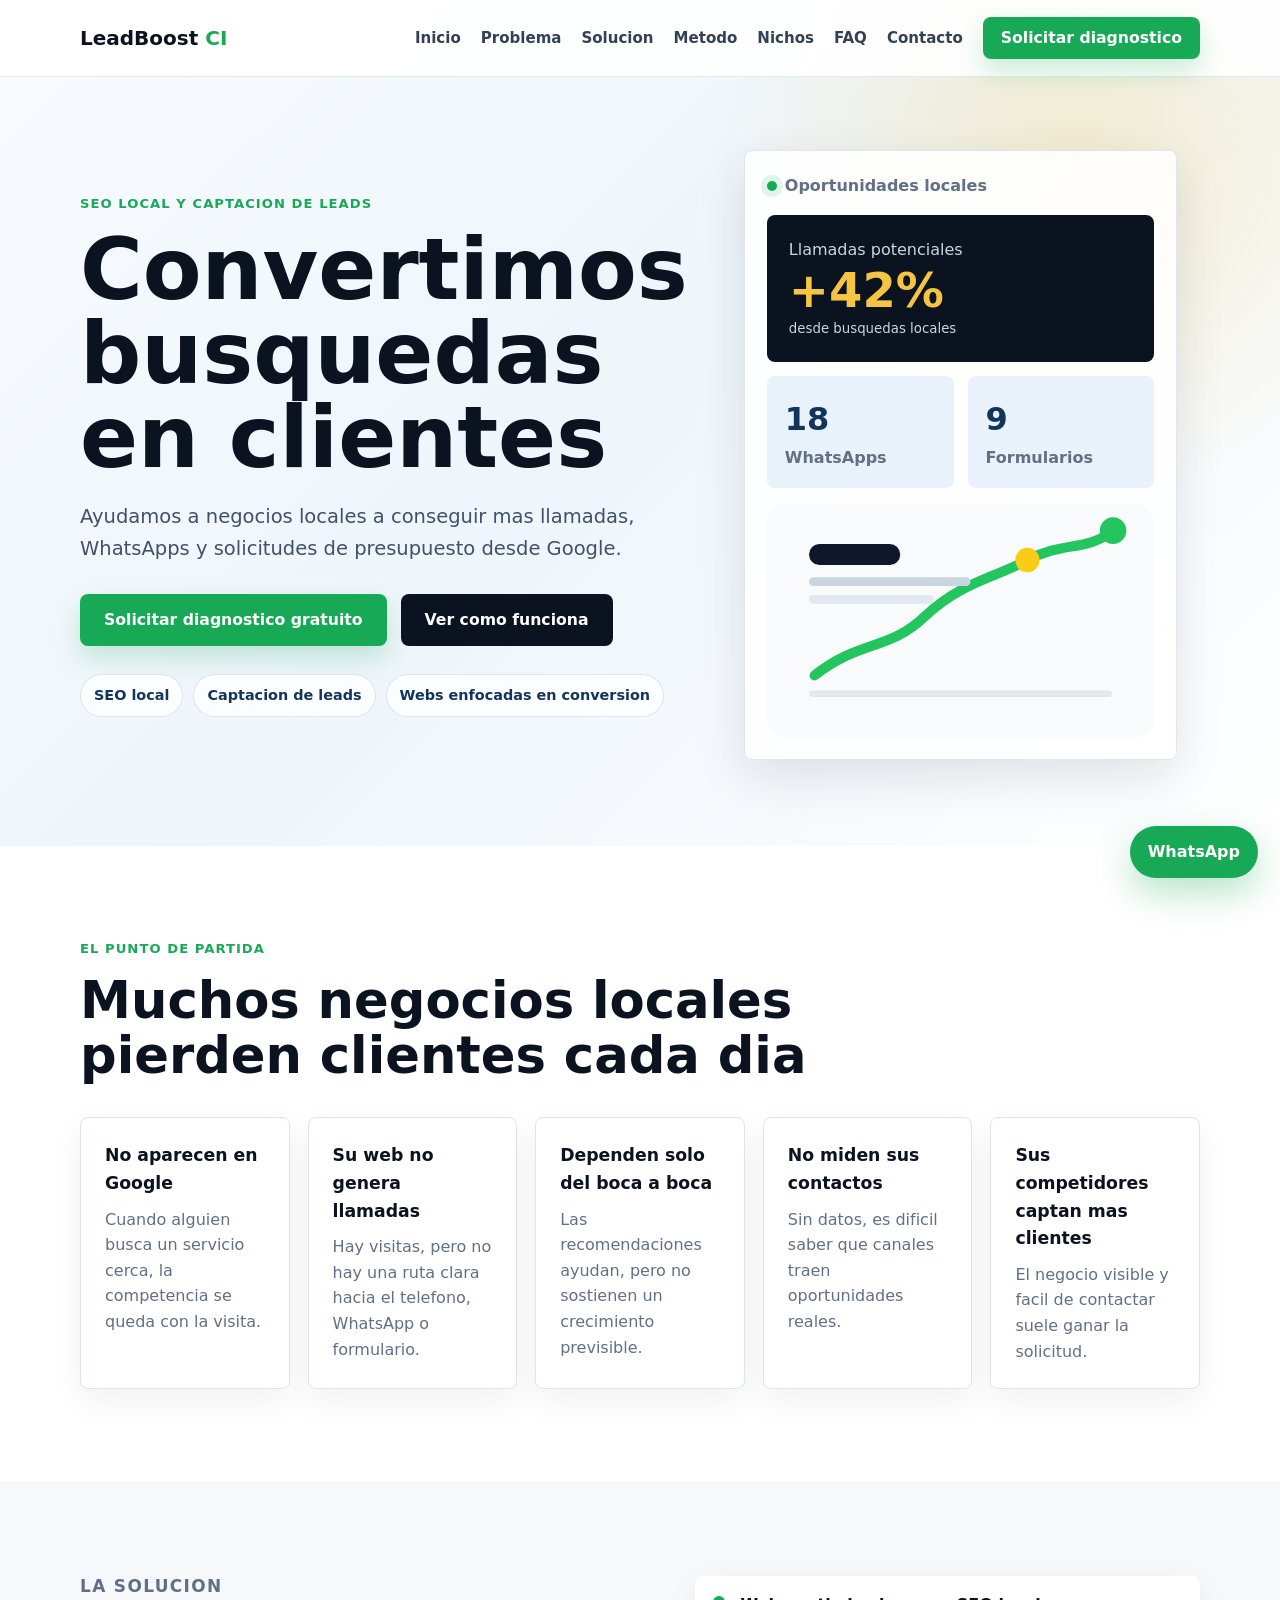
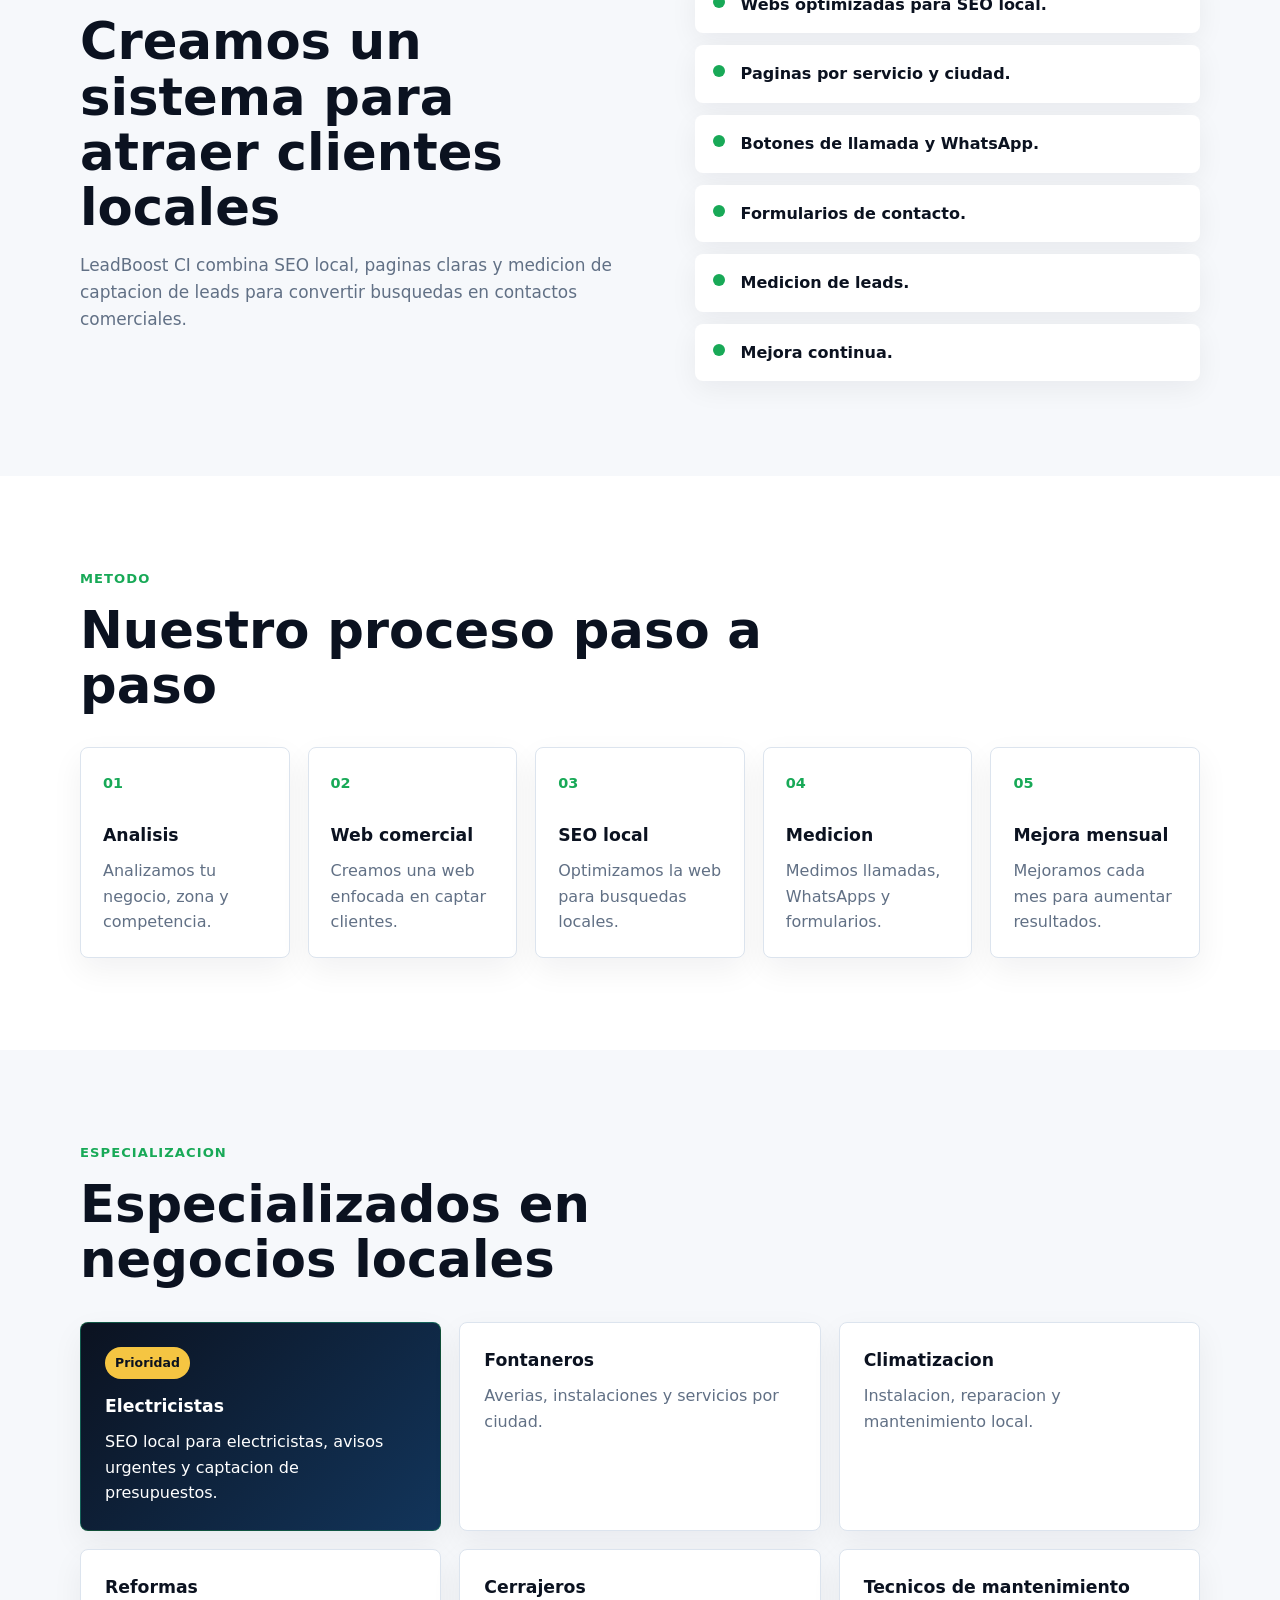
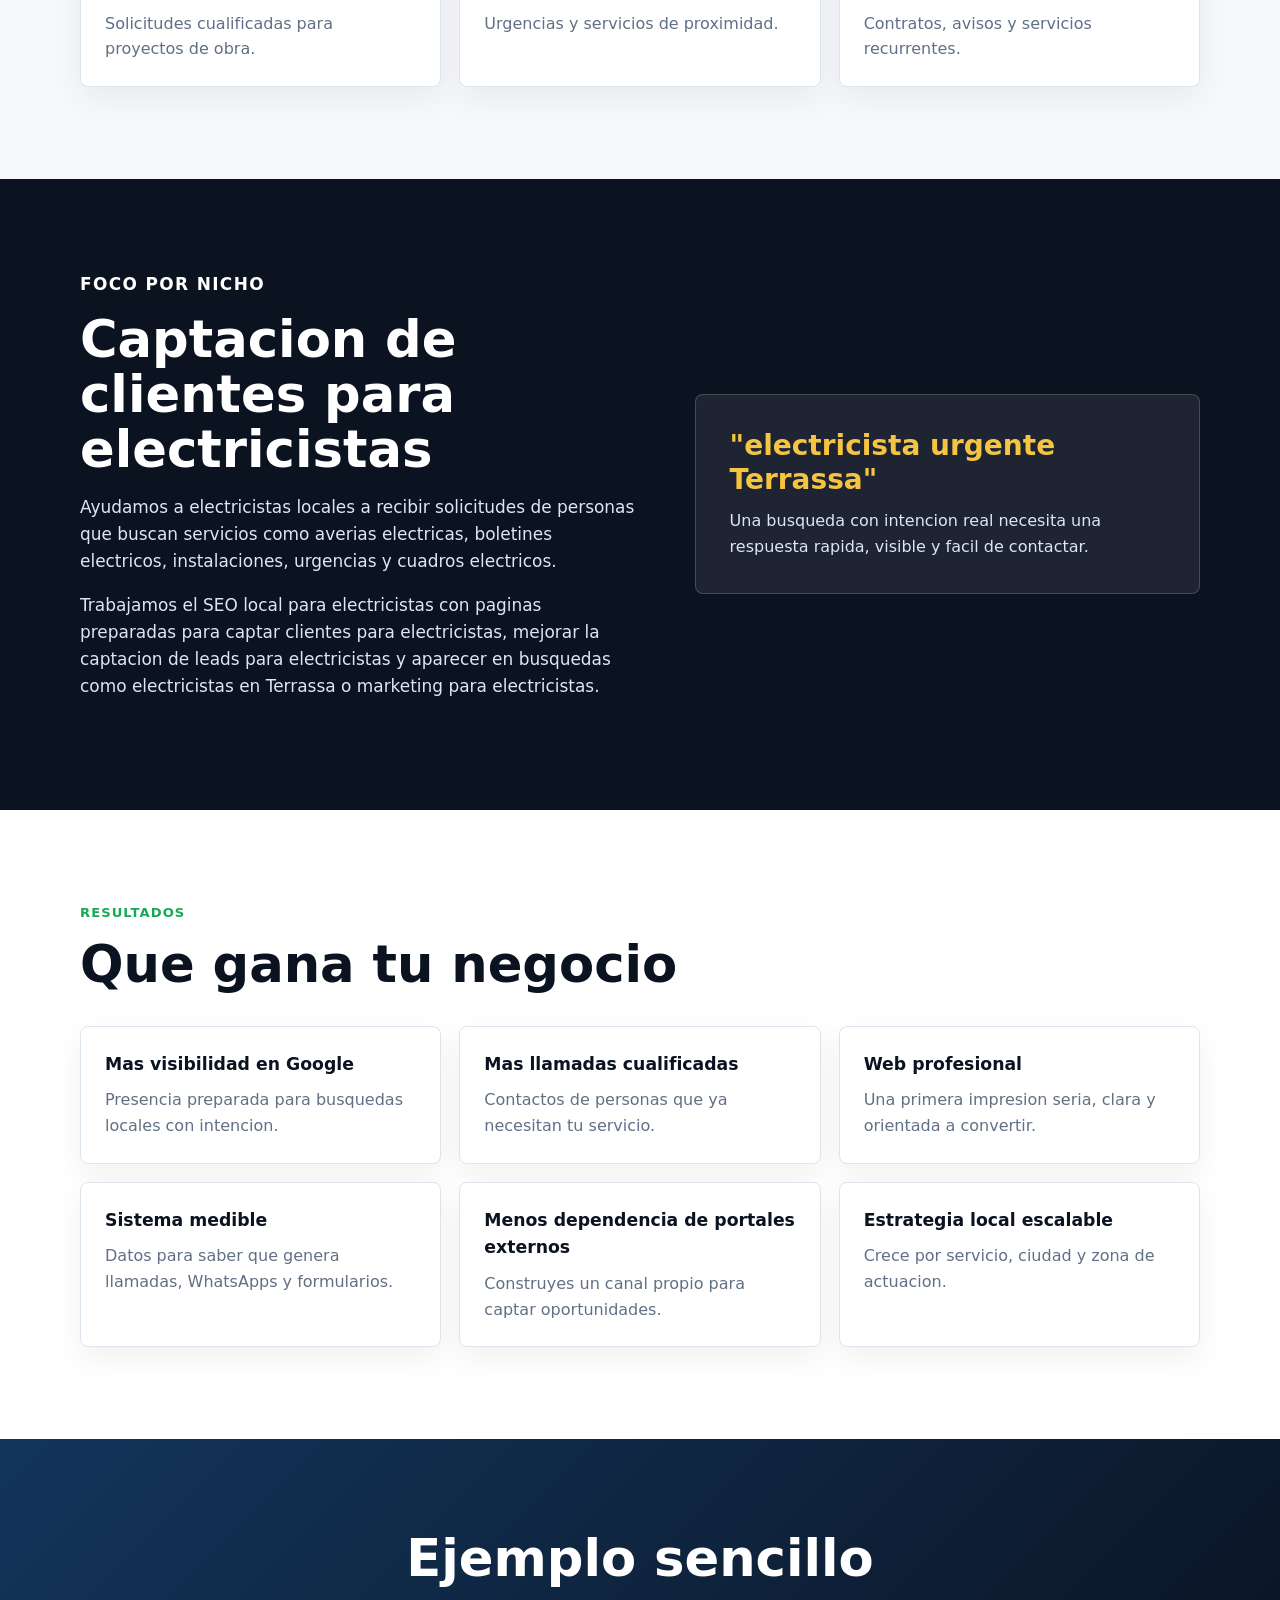
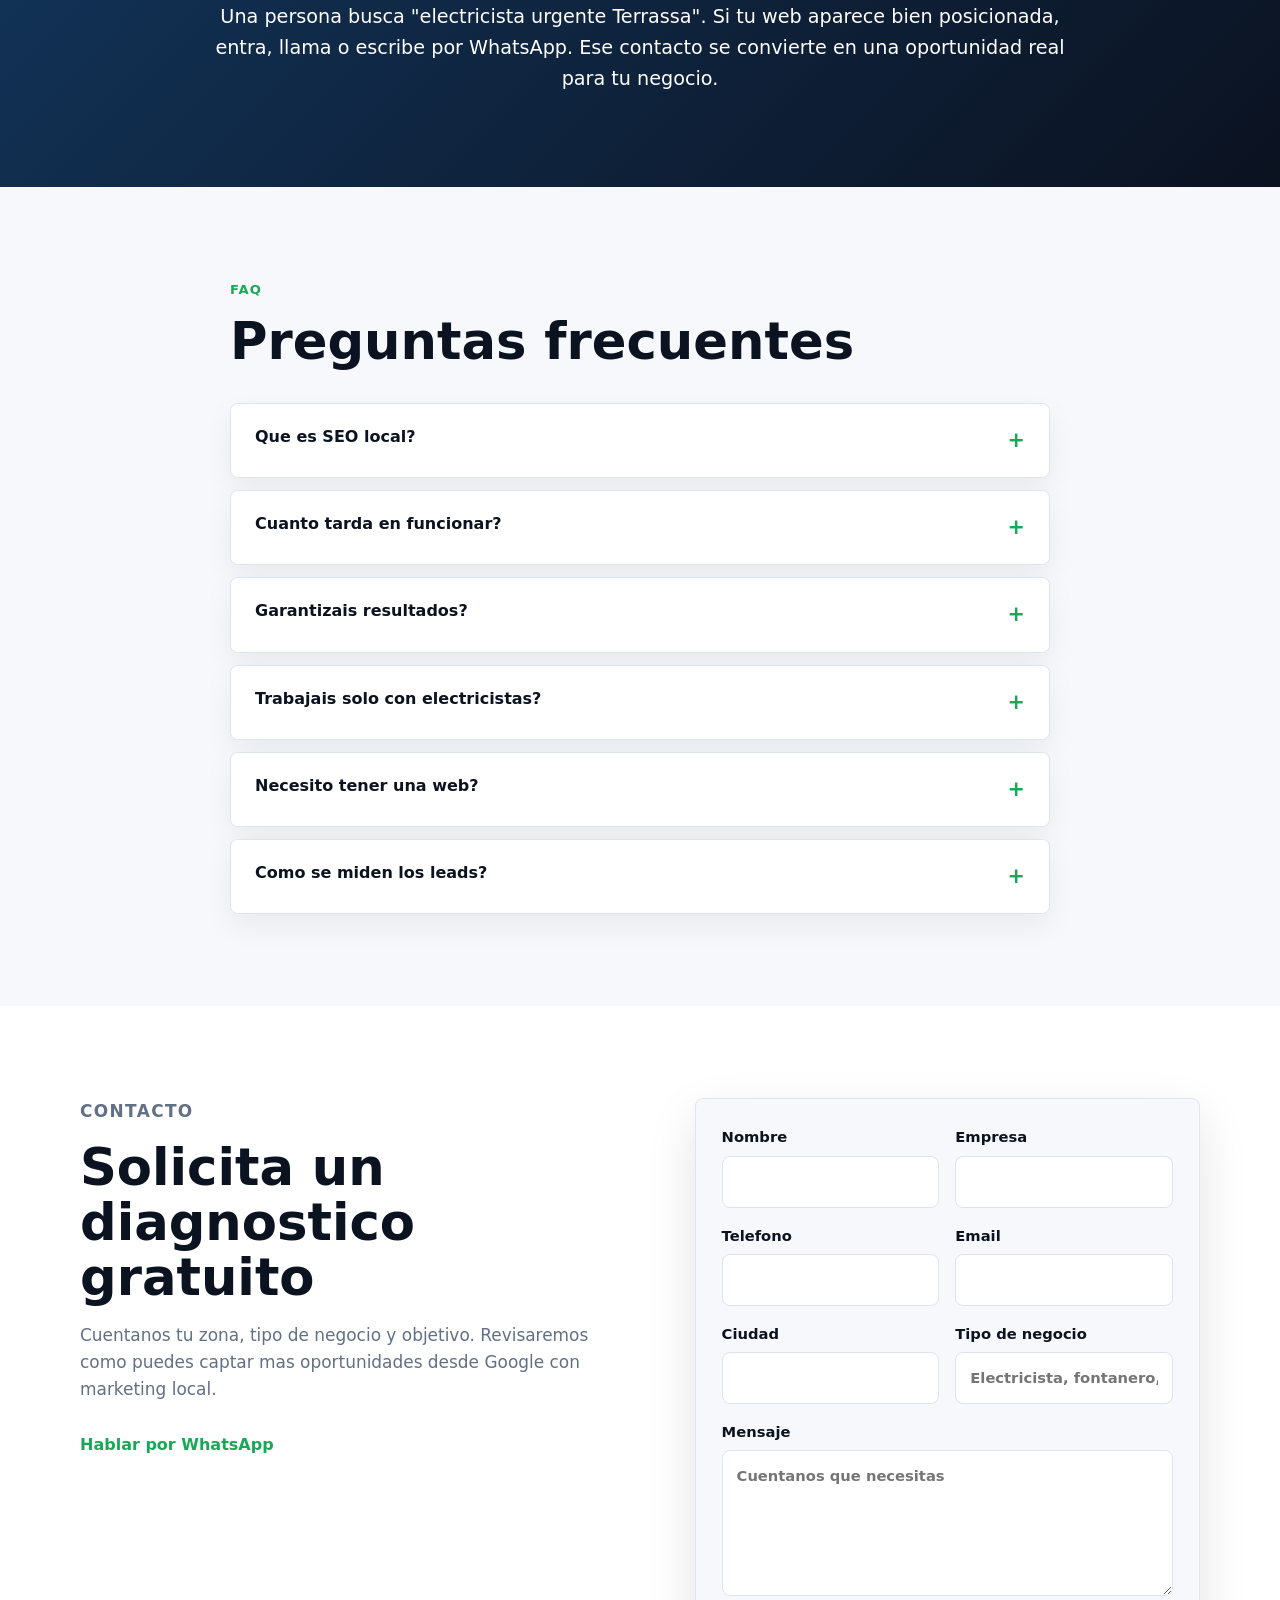
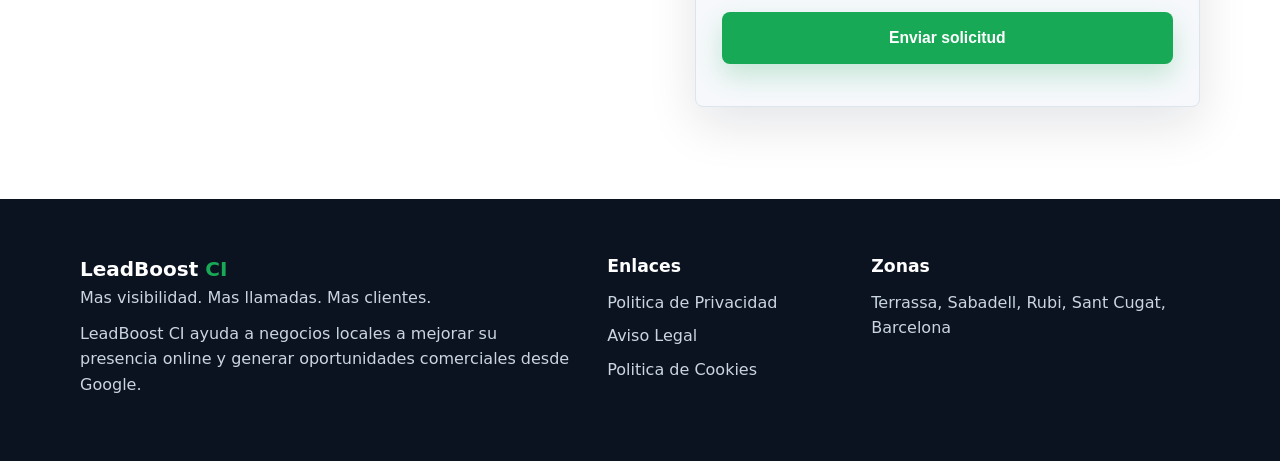
<file: index.html>
<!DOCTYPE html>
<html lang="es">
<head>
    <meta charset="UTF-8">
    <meta name="viewport" content="width=device-width, initial-scale=1.0">
    <title>SEO Local para Negocios Locales | LeadBoost CI</title>
    <meta name="description" content="Ayudamos a negocios locales a conseguir mas clientes desde Google mediante SEO local, paginas web optimizadas y captacion de leads.">
    <link rel="stylesheet" href="styles.css">
    <script type="application/ld+json">
    {
        "@context": "https://schema.org",
        "@type": "ProfessionalService",
        "name": "LeadBoost CI",
        "description": "SEO local, paginas web optimizadas y captacion de leads para negocios locales.",
        "areaServed": ["Terrassa", "Sabadell", "Rubi", "Sant Cugat", "Barcelona"],
        "url": "https://leadboostci.example",
        "telephone": "+34600000000",
        "priceRange": "$$",
        "serviceType": ["SEO local", "Marketing local", "Captacion de leads", "Diseno web para negocios locales"]
    }
    </script>
    <meta name="google-site-verification" content="8Ha_R-elOUuimRh7YbPqvowYmEwm-5LrgdIZuGFjw1s" />
    <!-- Google tag (gtag.js) -->
<script async src="https://www.googletagmanager.com/gtag/js?id=G-CJ44STQKE3"></script>
<script>
  window.dataLayer = window.dataLayer || [];
  function gtag(){dataLayer.push(arguments);}
  gtag('js', new Date());

  gtag('config', 'G-CJ44STQKE3');
</script>
</head>
<body>
    <header class="site-header" id="top">
        <nav class="nav container" aria-label="Navegacion principal">
            <a class="logo" href="#inicio" aria-label="LeadBoost CI inicio">LeadBoost <span>CI</span></a>
            <button class="nav-toggle" type="button" aria-label="Abrir menu" aria-expanded="false">
                <span></span>
                <span></span>
                <span></span>
            </button>
            <div class="nav-menu" id="nav-menu">
                <a href="#inicio">Inicio</a>
                <a href="#problema">Problema</a>
                <a href="#solucion">Solucion</a>
                <a href="#metodo">Metodo</a>
                <a href="#nichos">Nichos</a>
                <a href="#faq">FAQ</a>
                <a href="#contacto">Contacto</a>
                <a class="btn btn-small" href="#contacto">Solicitar diagnostico</a>
            </div>
        </nav>
    </header>

    <main>
        <section class="hero" id="inicio">
            <div class="container hero-grid">
                <div class="hero-copy reveal">
                    <p class="eyebrow">SEO local y captacion de leads</p>
                    <h1>Convertimos busquedas en clientes</h1>
                    <p class="hero-subtitle">Ayudamos a negocios locales a conseguir mas llamadas, WhatsApps y solicitudes de presupuesto desde Google.</p>
                    <div class="hero-actions">
                        <a class="btn" href="#contacto">Solicitar diagnostico gratuito</a>
                        <a class="btn btn-secondary" href="#metodo">Ver como funciona</a>
                    </div>
                    <div class="trust-row" aria-label="Mensajes de confianza">
                        <span>SEO local</span>
                        <span>Captacion de leads</span>
                        <span>Webs enfocadas en conversion</span>
                    </div>
                </div>
                <article class="hero-panel reveal" aria-label="Panel de resultados de marketing local">
                    <div class="panel-header">
                        <span class="status-dot"></span>
                        <span>Oportunidades locales</span>
                    </div>
                    <div class="metric-card primary">
                        <span>Llamadas potenciales</span>
                        <strong>+42%</strong>
                        <small>desde busquedas locales</small>
                    </div>
                    <div class="mini-grid">
                        <div>
                            <strong>18</strong>
                            <span>WhatsApps</span>
                        </div>
                        <div>
                            <strong>9</strong>
                            <span>Formularios</span>
                        </div>
                    </div>
                    <img src="data:image/svg+xml,%3Csvg xmlns='http://www.w3.org/2000/svg' width='700' height='420' viewBox='0 0 700 420'%3E%3Crect width='700' height='420' rx='34' fill='%23f8fafc'/%3E%3Cpath d='M86 309C169 244 220 265 285 203C350 142 406 135 471 101C535 67 578 86 626 48' fill='none' stroke='%2322c55e' stroke-width='18' stroke-linecap='round'/%3E%3Ccircle cx='471' cy='101' r='22' fill='%23facc15'/%3E%3Ccircle cx='626' cy='48' r='24' fill='%2322c55e'/%3E%3Crect x='76' y='72' width='165' height='38' rx='19' fill='%230f172a'/%3E%3Crect x='76' y='132' width='292' height='16' rx='8' fill='%23cbd5e1'/%3E%3Crect x='76' y='164' width='226' height='16' rx='8' fill='%23e2e8f0'/%3E%3Crect x='76' y='336' width='548' height='12' rx='6' fill='%23e2e8f0'/%3E%3C/svg%3E" alt="Grafico ascendente de oportunidades generadas por SEO local">
                </article>
            </div>
        </section>

        <section class="section" id="problema">
            <div class="container">
                <div class="section-heading reveal">
                    <p class="eyebrow">El punto de partida</p>
                    <h2>Muchos negocios locales pierden clientes cada dia</h2>
                </div>
                <div class="card-grid problem-grid">
                    <article class="card reveal"><h3>No aparecen en Google</h3><p>Cuando alguien busca un servicio cerca, la competencia se queda con la visita.</p></article>
                    <article class="card reveal"><h3>Su web no genera llamadas</h3><p>Hay visitas, pero no hay una ruta clara hacia el telefono, WhatsApp o formulario.</p></article>
                    <article class="card reveal"><h3>Dependen solo del boca a boca</h3><p>Las recomendaciones ayudan, pero no sostienen un crecimiento previsible.</p></article>
                    <article class="card reveal"><h3>No miden sus contactos</h3><p>Sin datos, es dificil saber que canales traen oportunidades reales.</p></article>
                    <article class="card reveal"><h3>Sus competidores captan mas clientes</h3><p>El negocio visible y facil de contactar suele ganar la solicitud.</p></article>
                </div>
            </div>
        </section>

        <section class="section alt" id="solucion">
            <div class="container split">
                <div class="section-heading reveal">
                    <p class="eyebrow">La solucion</p>
                    <h2>Creamos un sistema para atraer clientes locales</h2>
                    <p>LeadBoost CI combina SEO local, paginas claras y medicion de captacion de leads para convertir busquedas en contactos comerciales.</p>
                </div>
                <div class="feature-list reveal">
                    <div>Webs optimizadas para SEO local.</div>
                    <div>Paginas por servicio y ciudad.</div>
                    <div>Botones de llamada y WhatsApp.</div>
                    <div>Formularios de contacto.</div>
                    <div>Medicion de leads.</div>
                    <div>Mejora continua.</div>
                </div>
            </div>
        </section>

        <section class="section" id="metodo">
            <div class="container">
                <div class="section-heading reveal">
                    <p class="eyebrow">Metodo</p>
                    <h2>Nuestro proceso paso a paso</h2>
                </div>
                <div class="steps">
                    <article class="step reveal"><span>01</span><h3>Analisis</h3><p>Analizamos tu negocio, zona y competencia.</p></article>
                    <article class="step reveal"><span>02</span><h3>Web comercial</h3><p>Creamos una web enfocada en captar clientes.</p></article>
                    <article class="step reveal"><span>03</span><h3>SEO local</h3><p>Optimizamos la web para busquedas locales.</p></article>
                    <article class="step reveal"><span>04</span><h3>Medicion</h3><p>Medimos llamadas, WhatsApps y formularios.</p></article>
                    <article class="step reveal"><span>05</span><h3>Mejora mensual</h3><p>Mejoramos cada mes para aumentar resultados.</p></article>
                </div>
            </div>
        </section>

        <section class="section alt" id="nichos">
            <div class="container">
                <div class="section-heading reveal">
                    <p class="eyebrow">Especializacion</p>
                    <h2>Especializados en negocios locales</h2>
                </div>
                <div class="niche-grid">
                    <article class="niche-card featured reveal"><span>Prioridad</span><h3>Electricistas</h3><p>SEO local para electricistas, avisos urgentes y captacion de presupuestos.</p></article>
                    <article class="niche-card reveal"><h3>Fontaneros</h3><p>Averias, instalaciones y servicios por ciudad.</p></article>
                    <article class="niche-card reveal"><h3>Climatizacion</h3><p>Instalacion, reparacion y mantenimiento local.</p></article>
                    <article class="niche-card reveal"><h3>Reformas</h3><p>Solicitudes cualificadas para proyectos de obra.</p></article>
                    <article class="niche-card reveal"><h3>Cerrajeros</h3><p>Urgencias y servicios de proximidad.</p></article>
                    <article class="niche-card reveal"><h3>Tecnicos de mantenimiento</h3><p>Contratos, avisos y servicios recurrentes.</p></article>
                </div>
            </div>
        </section>

        <section class="section electrician" aria-labelledby="electricistas-title">
            <div class="container split">
                <div class="reveal">
                    <p class="eyebrow">Foco por nicho</p>
                    <h2 id="electricistas-title">Captacion de clientes para electricistas</h2>
                    <p>Ayudamos a electricistas locales a recibir solicitudes de personas que buscan servicios como averias electricas, boletines electricos, instalaciones, urgencias y cuadros electricos.</p>
                    <p>Trabajamos el SEO local para electricistas con paginas preparadas para captar clientes para electricistas, mejorar la captacion de leads para electricistas y aparecer en busquedas como electricistas en Terrassa o marketing para electricistas.</p>
                </div>
                <div class="quote-box reveal">
                    <strong>"electricista urgente Terrassa"</strong>
                    <span>Una busqueda con intencion real necesita una respuesta rapida, visible y facil de contactar.</span>
                </div>
            </div>
        </section>

        <section class="section" id="beneficios">
            <div class="container">
                <div class="section-heading reveal">
                    <p class="eyebrow">Resultados</p>
                    <h2>Que gana tu negocio</h2>
                </div>
                <div class="card-grid benefits-grid">
                    <article class="card reveal"><h3>Mas visibilidad en Google</h3><p>Presencia preparada para busquedas locales con intencion.</p></article>
                    <article class="card reveal"><h3>Mas llamadas cualificadas</h3><p>Contactos de personas que ya necesitan tu servicio.</p></article>
                    <article class="card reveal"><h3>Web profesional</h3><p>Una primera impresion seria, clara y orientada a convertir.</p></article>
                    <article class="card reveal"><h3>Sistema medible</h3><p>Datos para saber que genera llamadas, WhatsApps y formularios.</p></article>
                    <article class="card reveal"><h3>Menos dependencia de portales externos</h3><p>Construyes un canal propio para captar oportunidades.</p></article>
                    <article class="card reveal"><h3>Estrategia local escalable</h3><p>Crece por servicio, ciudad y zona de actuacion.</p></article>
                </div>
            </div>
        </section>

        <section class="section example">
            <div class="container reveal">
                <h2>Ejemplo sencillo</h2>
                <p>Una persona busca "electricista urgente Terrassa". Si tu web aparece bien posicionada, entra, llama o escribe por WhatsApp. Ese contacto se convierte en una oportunidad real para tu negocio.</p>
            </div>
        </section>

        <section class="section alt" id="faq">
            <div class="container narrow">
                <div class="section-heading reveal">
                    <p class="eyebrow">FAQ</p>
                    <h2>Preguntas frecuentes</h2>
                </div>
                <div class="faq-list reveal">
                    <article class="faq-item">
                        <button type="button" aria-expanded="false">Que es SEO local?</button>
                        <p>Es la optimizacion de tu presencia online para aparecer cuando personas cercanas buscan tus servicios en Google.</p>
                    </article>
                    <article class="faq-item">
                        <button type="button" aria-expanded="false">Cuanto tarda en funcionar?</button>
                        <p>Depende de la competencia y el punto de partida. Normalmente se trabaja por fases y se revisan mejoras cada mes.</p>
                    </article>
                    <article class="faq-item">
                        <button type="button" aria-expanded="false">Garantizais resultados?</button>
                        <p>No prometemos posiciones exactas, pero si un sistema serio, medible y enfocado a aumentar oportunidades reales.</p>
                    </article>
                    <article class="faq-item">
                        <button type="button" aria-expanded="false">Trabajais solo con electricistas?</button>
                        <p>No. Tambien ayudamos a fontaneros, empresas de climatizacion, reformas, cerrajeros y otros negocios locales.</p>
                    </article>
                    <article class="faq-item">
                        <button type="button" aria-expanded="false">Necesito tener una web?</button>
                        <p>No necesariamente. Podemos crear una web nueva o mejorar la actual para SEO local y captacion de leads.</p>
                    </article>
                    <article class="faq-item">
                        <button type="button" aria-expanded="false">Como se miden los leads?</button>
                        <p>Medimos formularios, clics en telefono, clics en WhatsApp y otras acciones clave para saber que funciona.</p>
                    </article>
                </div>
            </div>
        </section>

        <section class="section contact" id="contacto">
            <div class="container contact-grid">
                <div class="contact-copy reveal">
                    <p class="eyebrow">Contacto</p>
                    <h2>Solicita un diagnostico gratuito</h2>
                    <p>Cuentanos tu zona, tipo de negocio y objetivo. Revisaremos como puedes captar mas oportunidades desde Google con marketing local.</p>
                    <a class="whatsapp-inline" href="https://wa.me/34600000000" target="_blank" rel="noopener">Hablar por WhatsApp</a>
                </div>
                <form class="contact-form reveal" id="lead-form">
                    <label>Nombre<input type="text" name="nombre" autocomplete="name" required></label>
                    <label>Empresa<input type="text" name="empresa" autocomplete="organization"></label>
                    <label>Telefono<input type="tel" name="telefono" autocomplete="tel" required></label>
                    <label>Email<input type="email" name="email" autocomplete="email" required></label>
                    <label>Ciudad<input type="text" name="ciudad" autocomplete="address-level2"></label>
                    <label>Tipo de negocio<input type="text" name="tipo" placeholder="Electricista, fontanero, reformas..."></label>
                    <label class="full">Mensaje<textarea name="mensaje" rows="5" placeholder="Cuentanos que necesitas"></textarea></label>
                    <button class="btn full" type="submit">Enviar solicitud</button>
                    <p class="form-success" id="form-success" role="status" aria-live="polite"></p>
                </form>
            </div>
        </section>
    </main>

    <a class="floating-whatsapp" href="https://wa.me/34600000000" target="_blank" rel="noopener" aria-label="Contactar por WhatsApp">WhatsApp</a>

    <footer class="footer">
        <div class="container footer-grid">
            <div>
                <a class="logo footer-logo" href="#inicio">LeadBoost <span>CI</span></a>
                <p>Mas visibilidad. Mas llamadas. Mas clientes.</p>
                <p>LeadBoost CI ayuda a negocios locales a mejorar su presencia online y generar oportunidades comerciales desde Google.</p>
            </div>
            <div>
                <h3>Enlaces</h3>
                <a href="privacidad.html">Politica de Privacidad</a>
                <a href="aviso-legal.html">Aviso Legal</a>
                <a href="cookies.html">Politica de Cookies</a>
            </div>
            <div>
                <h3>Zonas</h3>
                <p>Terrassa, Sabadell, Rubi, Sant Cugat, Barcelona</p>
            </div>
        </div>
    </footer>

    <script src="script.js"></script>
</body>
</html>
</file>
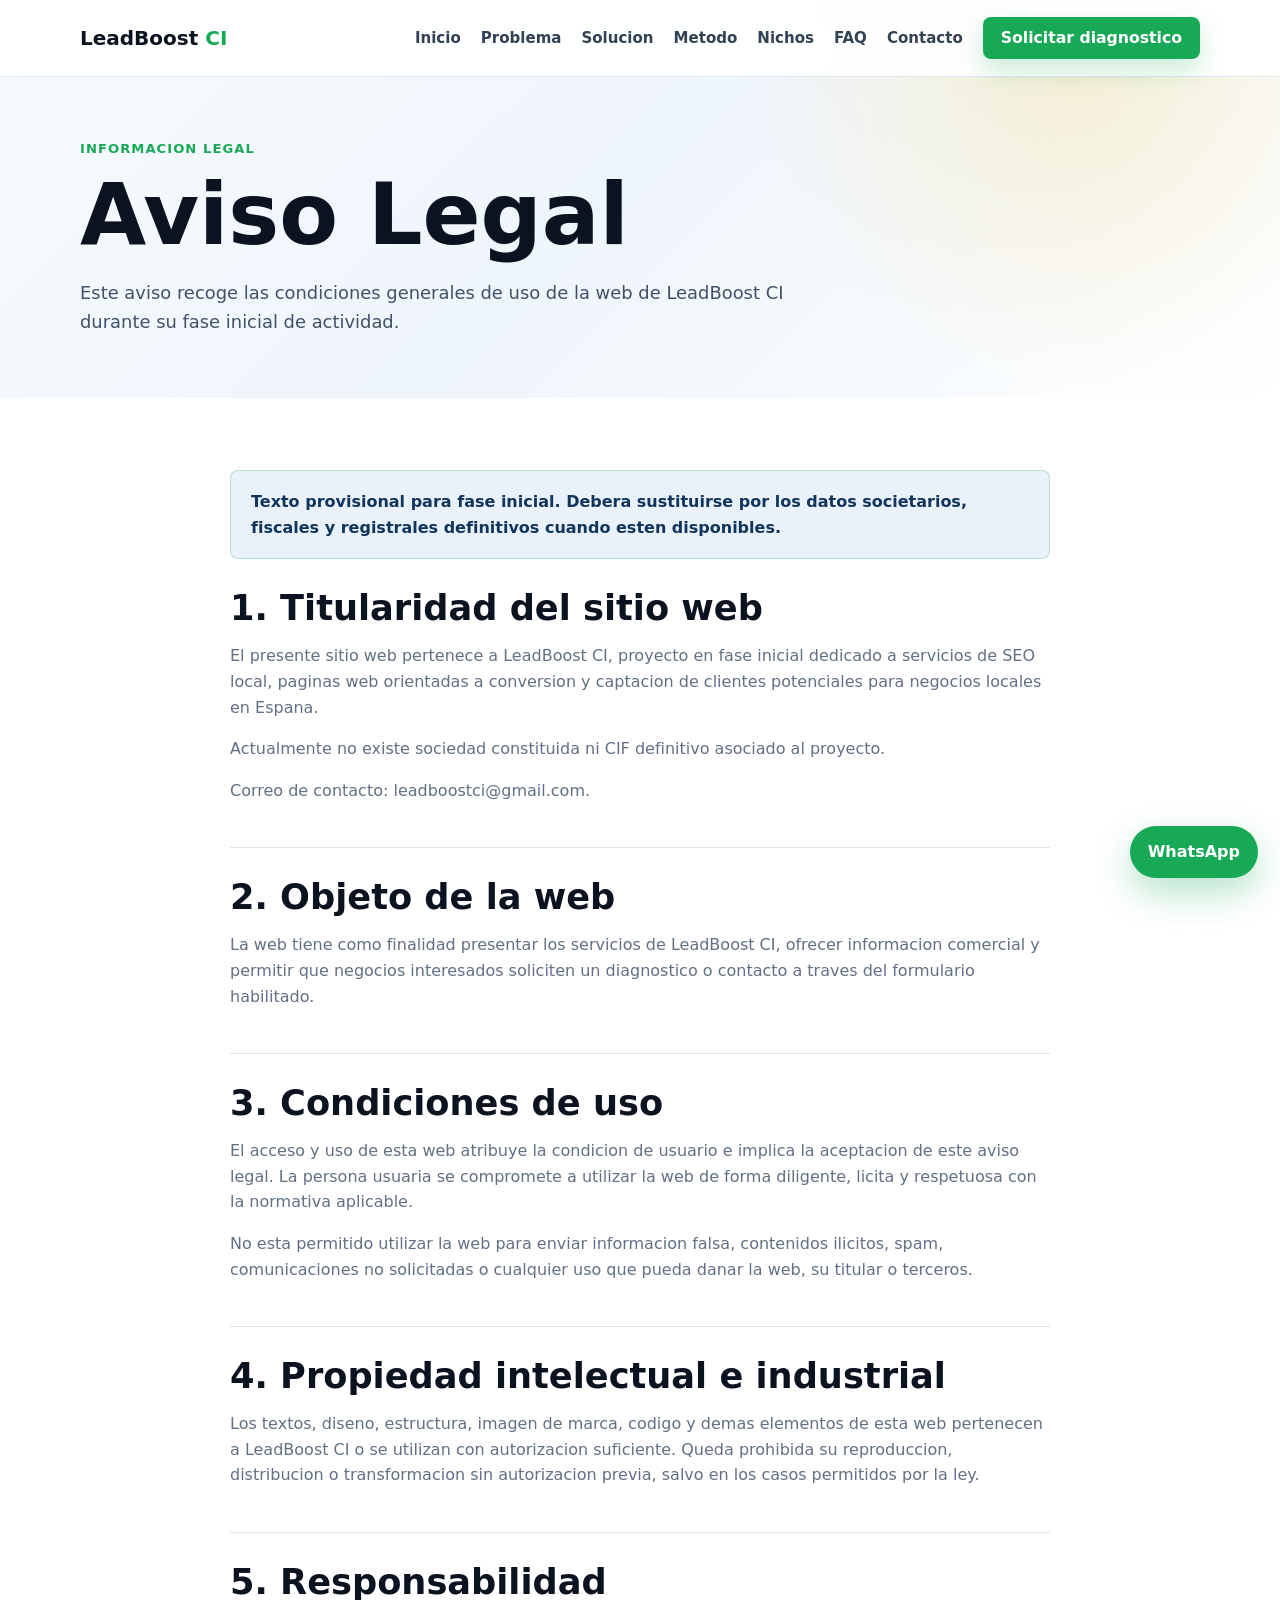
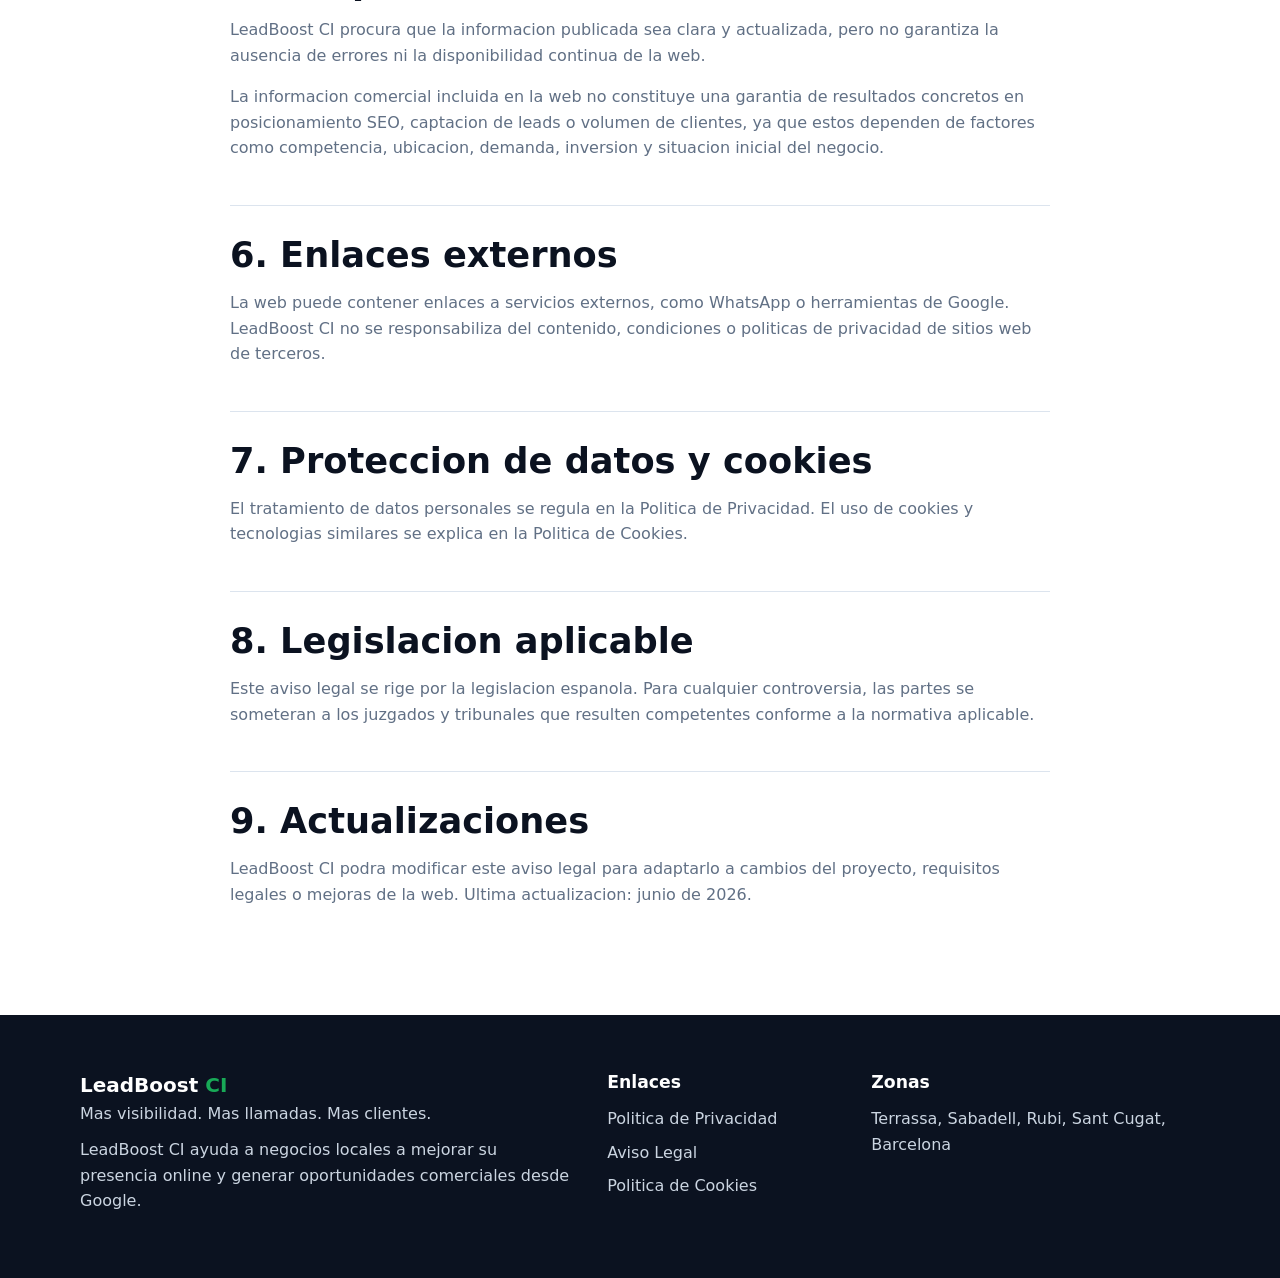
<file: aviso-legal.html>
<!DOCTYPE html>
<html lang="es">
<head>
    <meta charset="UTF-8">
    <meta name="viewport" content="width=device-width, initial-scale=1.0">
    <title>Aviso Legal | LeadBoost CI</title>
    <meta name="description" content="Aviso legal de LeadBoost CI, proyecto de SEO local y captacion de leads para negocios locales en Espana.">
    <link rel="stylesheet" href="styles.css">
    <script async src="https://www.googletagmanager.com/gtag/js?id=G-CJ44STQKE3"></script>
    <script>
      window.dataLayer = window.dataLayer || [];
      function gtag(){dataLayer.push(arguments);}
      gtag('js', new Date());
      gtag('config', 'G-CJ44STQKE3');
    </script>
</head>
<body>
    <header class="site-header" id="top">
        <nav class="nav container" aria-label="Navegacion principal">
            <a class="logo" href="index.html#inicio" aria-label="LeadBoost CI inicio">LeadBoost <span>CI</span></a>
            <button class="nav-toggle" type="button" aria-label="Abrir menu" aria-expanded="false">
                <span></span>
                <span></span>
                <span></span>
            </button>
            <div class="nav-menu" id="nav-menu">
                <a href="index.html#inicio">Inicio</a>
                <a href="index.html#problema">Problema</a>
                <a href="index.html#solucion">Solucion</a>
                <a href="index.html#metodo">Metodo</a>
                <a href="index.html#nichos">Nichos</a>
                <a href="index.html#faq">FAQ</a>
                <a href="index.html#contacto">Contacto</a>
                <a class="btn btn-small" href="index.html#contacto">Solicitar diagnostico</a>
            </div>
        </nav>
    </header>

    <main>
        <section class="legal-hero">
            <div class="container">
                <p class="eyebrow">Informacion legal</p>
                <h1>Aviso Legal</h1>
                <p>Este aviso recoge las condiciones generales de uso de la web de LeadBoost CI durante su fase inicial de actividad.</p>
            </div>
        </section>

        <section class="legal-content">
            <div class="container narrow legal-document">
                <div class="legal-note">
                    <p>Texto provisional para fase inicial. Debera sustituirse por los datos societarios, fiscales y registrales definitivos cuando esten disponibles.</p>
                </div>

                <article class="legal-block">
                    <h2>1. Titularidad del sitio web</h2>
                    <p>El presente sitio web pertenece a LeadBoost CI, proyecto en fase inicial dedicado a servicios de SEO local, paginas web orientadas a conversion y captacion de clientes potenciales para negocios locales en Espana.</p>
                    <p>Actualmente no existe sociedad constituida ni CIF definitivo asociado al proyecto.</p>
                    <p>Correo de contacto: <a href="mailto:leadboostci@gmail.com">leadboostci@gmail.com</a>.</p>
                </article>

                <article class="legal-block">
                    <h2>2. Objeto de la web</h2>
                    <p>La web tiene como finalidad presentar los servicios de LeadBoost CI, ofrecer informacion comercial y permitir que negocios interesados soliciten un diagnostico o contacto a traves del formulario habilitado.</p>
                </article>

                <article class="legal-block">
                    <h2>3. Condiciones de uso</h2>
                    <p>El acceso y uso de esta web atribuye la condicion de usuario e implica la aceptacion de este aviso legal. La persona usuaria se compromete a utilizar la web de forma diligente, licita y respetuosa con la normativa aplicable.</p>
                    <p>No esta permitido utilizar la web para enviar informacion falsa, contenidos ilicitos, spam, comunicaciones no solicitadas o cualquier uso que pueda danar la web, su titular o terceros.</p>
                </article>

                <article class="legal-block">
                    <h2>4. Propiedad intelectual e industrial</h2>
                    <p>Los textos, diseno, estructura, imagen de marca, codigo y demas elementos de esta web pertenecen a LeadBoost CI o se utilizan con autorizacion suficiente. Queda prohibida su reproduccion, distribucion o transformacion sin autorizacion previa, salvo en los casos permitidos por la ley.</p>
                </article>

                <article class="legal-block">
                    <h2>5. Responsabilidad</h2>
                    <p>LeadBoost CI procura que la informacion publicada sea clara y actualizada, pero no garantiza la ausencia de errores ni la disponibilidad continua de la web.</p>
                    <p>La informacion comercial incluida en la web no constituye una garantia de resultados concretos en posicionamiento SEO, captacion de leads o volumen de clientes, ya que estos dependen de factores como competencia, ubicacion, demanda, inversion y situacion inicial del negocio.</p>
                </article>

                <article class="legal-block">
                    <h2>6. Enlaces externos</h2>
                    <p>La web puede contener enlaces a servicios externos, como WhatsApp o herramientas de Google. LeadBoost CI no se responsabiliza del contenido, condiciones o politicas de privacidad de sitios web de terceros.</p>
                </article>

                <article class="legal-block">
                    <h2>7. Proteccion de datos y cookies</h2>
                    <p>El tratamiento de datos personales se regula en la <a href="privacidad.html">Politica de Privacidad</a>. El uso de cookies y tecnologias similares se explica en la <a href="cookies.html">Politica de Cookies</a>.</p>
                </article>

                <article class="legal-block">
                    <h2>8. Legislacion aplicable</h2>
                    <p>Este aviso legal se rige por la legislacion espanola. Para cualquier controversia, las partes se someteran a los juzgados y tribunales que resulten competentes conforme a la normativa aplicable.</p>
                </article>

                <article class="legal-block">
                    <h2>9. Actualizaciones</h2>
                    <p>LeadBoost CI podra modificar este aviso legal para adaptarlo a cambios del proyecto, requisitos legales o mejoras de la web. Ultima actualizacion: junio de 2026.</p>
                </article>
            </div>
        </section>
    </main>

    <a class="floating-whatsapp" href="https://wa.me/34600000000" target="_blank" rel="noopener" aria-label="Contactar por WhatsApp">WhatsApp</a>

    <footer class="footer">
        <div class="container footer-grid">
            <div>
                <a class="logo footer-logo" href="index.html#inicio">LeadBoost <span>CI</span></a>
                <p>Mas visibilidad. Mas llamadas. Mas clientes.</p>
                <p>LeadBoost CI ayuda a negocios locales a mejorar su presencia online y generar oportunidades comerciales desde Google.</p>
            </div>
            <div>
                <h3>Enlaces</h3>
                <a href="privacidad.html">Politica de Privacidad</a>
                <a href="aviso-legal.html">Aviso Legal</a>
                <a href="cookies.html">Politica de Cookies</a>
            </div>
            <div>
                <h3>Zonas</h3>
                <p>Terrassa, Sabadell, Rubi, Sant Cugat, Barcelona</p>
            </div>
        </div>
    </footer>

    <script src="script.js"></script>
</body>
</html>
</file>
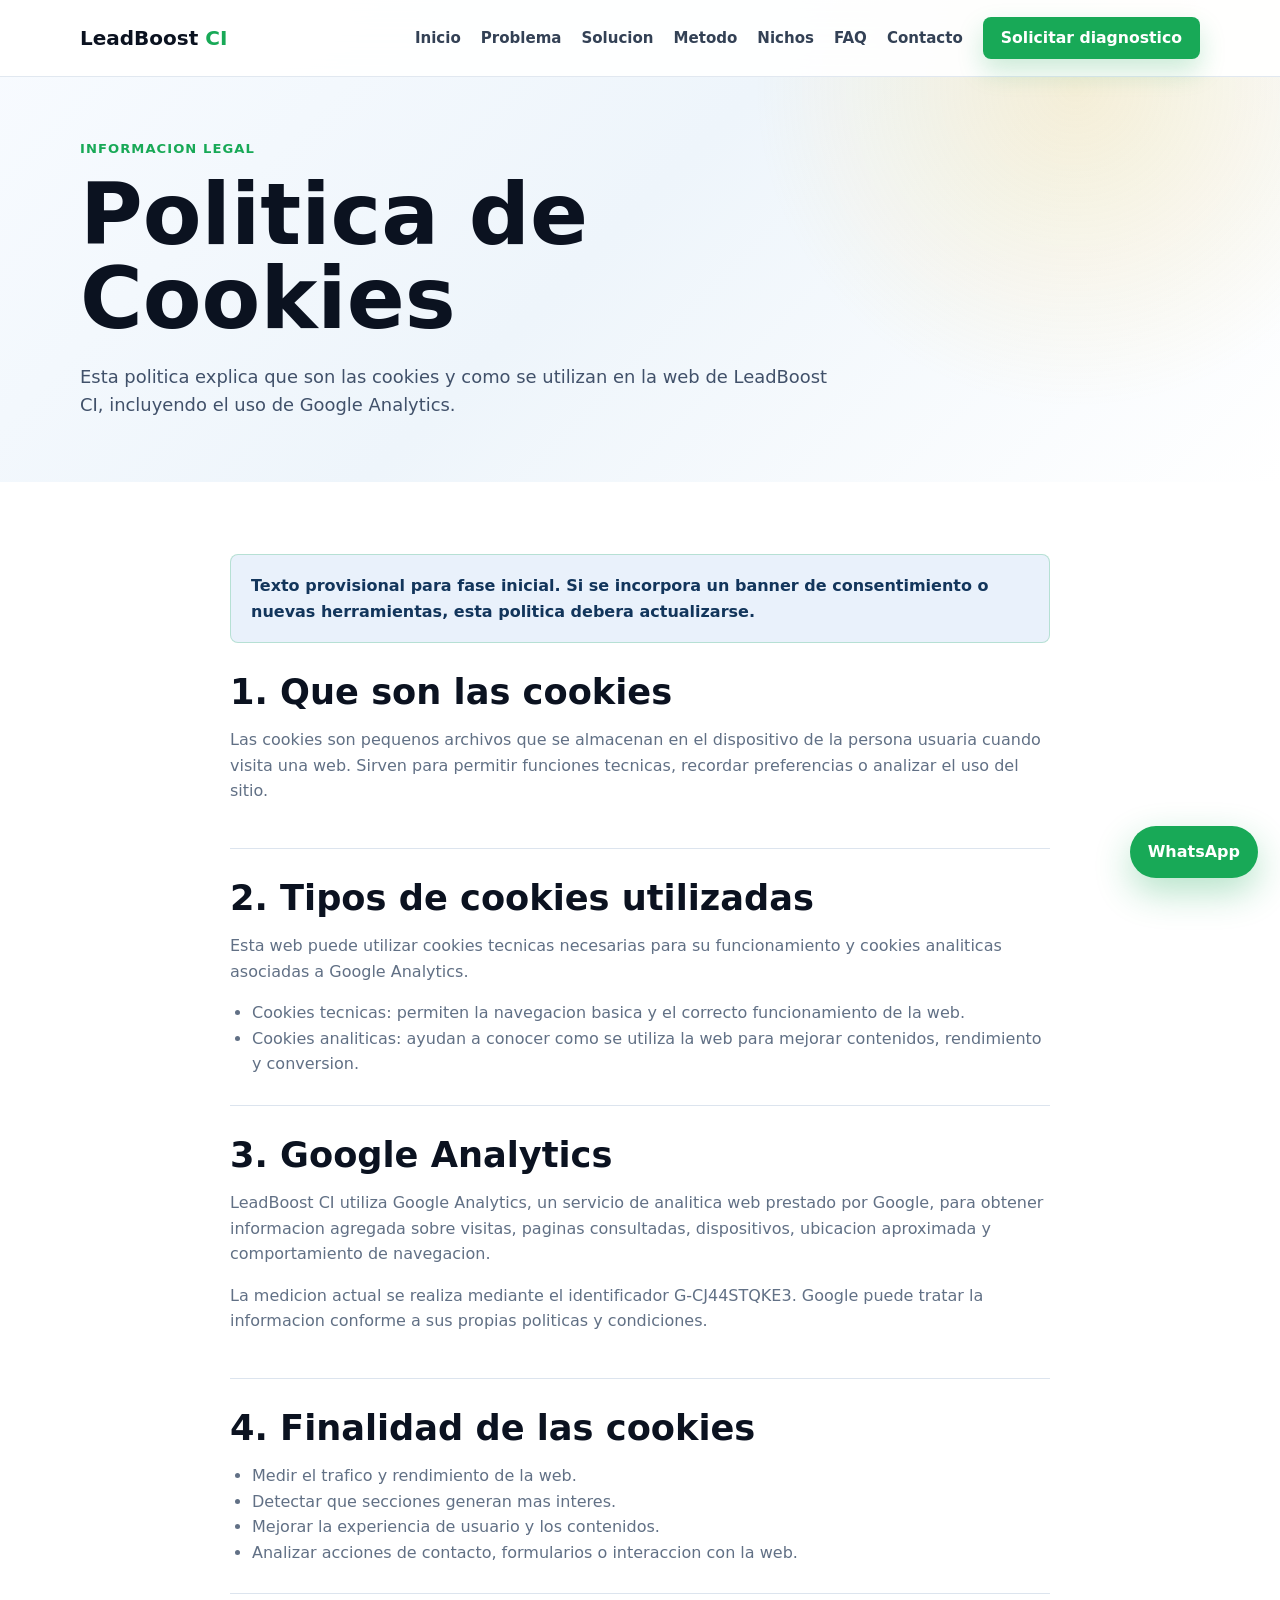
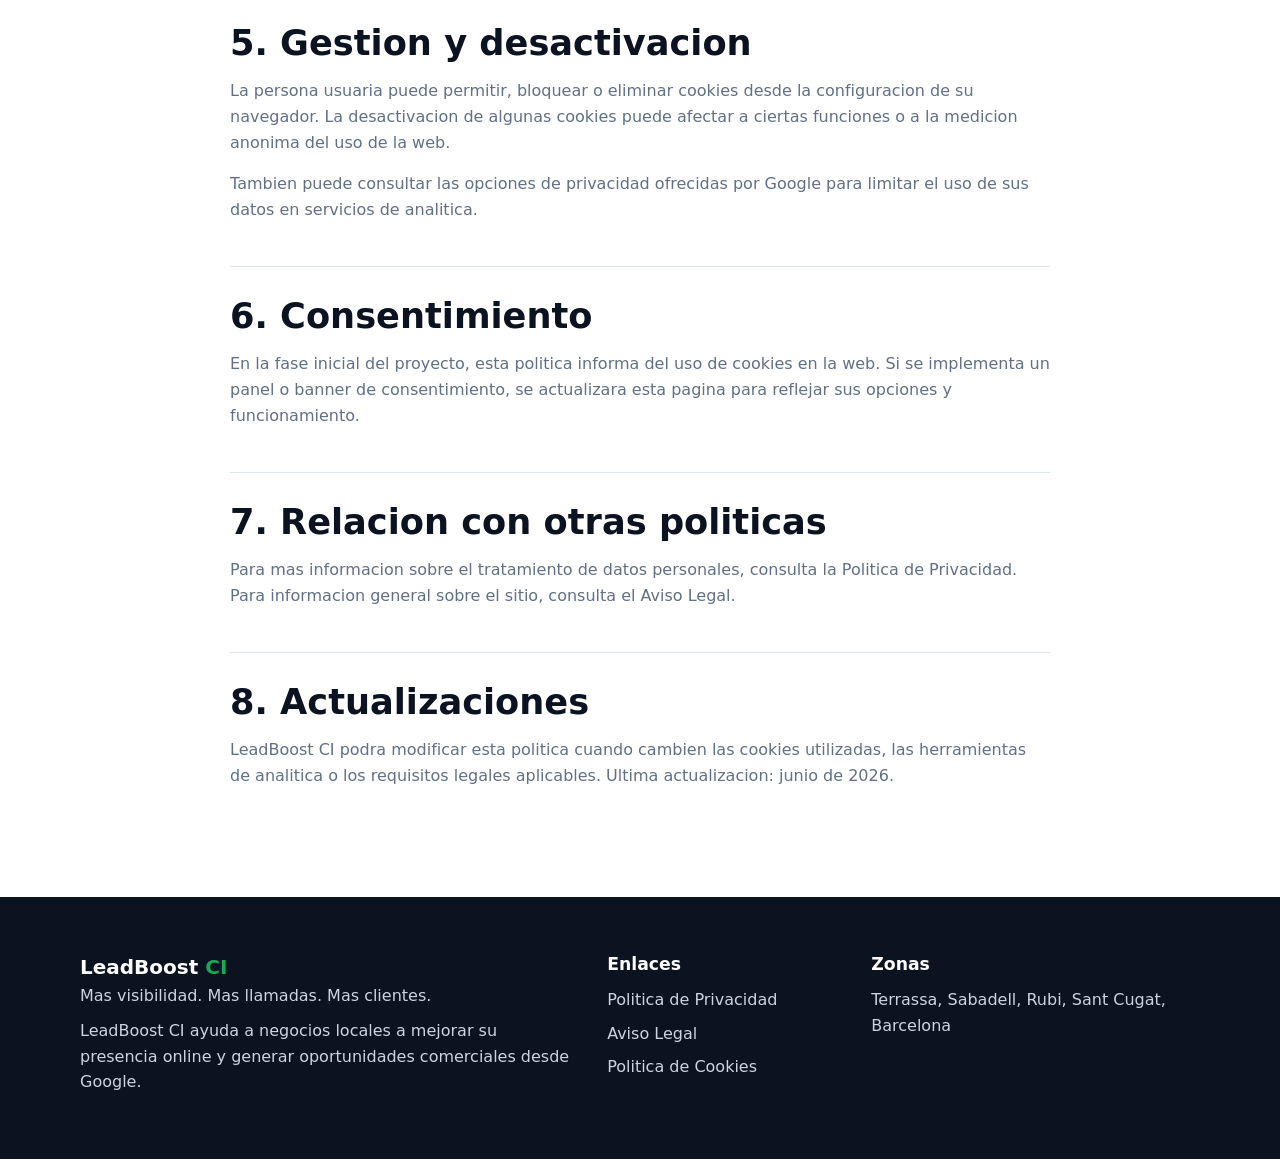
<file: cookies.html>
<!DOCTYPE html>
<html lang="es">
<head>
    <meta charset="UTF-8">
    <meta name="viewport" content="width=device-width, initial-scale=1.0">
    <title>Politica de Cookies | LeadBoost CI</title>
    <meta name="description" content="Politica de cookies de LeadBoost CI e informacion sobre el uso de Google Analytics en la web.">
    <link rel="stylesheet" href="styles.css">
    <script async src="https://www.googletagmanager.com/gtag/js?id=G-CJ44STQKE3"></script>
    <script>
      window.dataLayer = window.dataLayer || [];
      function gtag(){dataLayer.push(arguments);}
      gtag('js', new Date());
      gtag('config', 'G-CJ44STQKE3');
    </script>
</head>
<body>
    <header class="site-header" id="top">
        <nav class="nav container" aria-label="Navegacion principal">
            <a class="logo" href="index.html#inicio" aria-label="LeadBoost CI inicio">LeadBoost <span>CI</span></a>
            <button class="nav-toggle" type="button" aria-label="Abrir menu" aria-expanded="false">
                <span></span>
                <span></span>
                <span></span>
            </button>
            <div class="nav-menu" id="nav-menu">
                <a href="index.html#inicio">Inicio</a>
                <a href="index.html#problema">Problema</a>
                <a href="index.html#solucion">Solucion</a>
                <a href="index.html#metodo">Metodo</a>
                <a href="index.html#nichos">Nichos</a>
                <a href="index.html#faq">FAQ</a>
                <a href="index.html#contacto">Contacto</a>
                <a class="btn btn-small" href="index.html#contacto">Solicitar diagnostico</a>
            </div>
        </nav>
    </header>

    <main>
        <section class="legal-hero">
            <div class="container">
                <p class="eyebrow">Informacion legal</p>
                <h1>Politica de Cookies</h1>
                <p>Esta politica explica que son las cookies y como se utilizan en la web de LeadBoost CI, incluyendo el uso de Google Analytics.</p>
            </div>
        </section>

        <section class="legal-content">
            <div class="container narrow legal-document">
                <div class="legal-note">
                    <p>Texto provisional para fase inicial. Si se incorpora un banner de consentimiento o nuevas herramientas, esta politica debera actualizarse.</p>
                </div>

                <article class="legal-block">
                    <h2>1. Que son las cookies</h2>
                    <p>Las cookies son pequenos archivos que se almacenan en el dispositivo de la persona usuaria cuando visita una web. Sirven para permitir funciones tecnicas, recordar preferencias o analizar el uso del sitio.</p>
                </article>

                <article class="legal-block">
                    <h2>2. Tipos de cookies utilizadas</h2>
                    <p>Esta web puede utilizar cookies tecnicas necesarias para su funcionamiento y cookies analiticas asociadas a Google Analytics.</p>
                    <ul>
                        <li>Cookies tecnicas: permiten la navegacion basica y el correcto funcionamiento de la web.</li>
                        <li>Cookies analiticas: ayudan a conocer como se utiliza la web para mejorar contenidos, rendimiento y conversion.</li>
                    </ul>
                </article>

                <article class="legal-block">
                    <h2>3. Google Analytics</h2>
                    <p>LeadBoost CI utiliza Google Analytics, un servicio de analitica web prestado por Google, para obtener informacion agregada sobre visitas, paginas consultadas, dispositivos, ubicacion aproximada y comportamiento de navegacion.</p>
                    <p>La medicion actual se realiza mediante el identificador G-CJ44STQKE3. Google puede tratar la informacion conforme a sus propias politicas y condiciones.</p>
                </article>

                <article class="legal-block">
                    <h2>4. Finalidad de las cookies</h2>
                    <ul>
                        <li>Medir el trafico y rendimiento de la web.</li>
                        <li>Detectar que secciones generan mas interes.</li>
                        <li>Mejorar la experiencia de usuario y los contenidos.</li>
                        <li>Analizar acciones de contacto, formularios o interaccion con la web.</li>
                    </ul>
                </article>

                <article class="legal-block">
                    <h2>5. Gestion y desactivacion</h2>
                    <p>La persona usuaria puede permitir, bloquear o eliminar cookies desde la configuracion de su navegador. La desactivacion de algunas cookies puede afectar a ciertas funciones o a la medicion anonima del uso de la web.</p>
                    <p>Tambien puede consultar las opciones de privacidad ofrecidas por Google para limitar el uso de sus datos en servicios de analitica.</p>
                </article>

                <article class="legal-block">
                    <h2>6. Consentimiento</h2>
                    <p>En la fase inicial del proyecto, esta politica informa del uso de cookies en la web. Si se implementa un panel o banner de consentimiento, se actualizara esta pagina para reflejar sus opciones y funcionamiento.</p>
                </article>

                <article class="legal-block">
                    <h2>7. Relacion con otras politicas</h2>
                    <p>Para mas informacion sobre el tratamiento de datos personales, consulta la <a href="privacidad.html">Politica de Privacidad</a>. Para informacion general sobre el sitio, consulta el <a href="aviso-legal.html">Aviso Legal</a>.</p>
                </article>

                <article class="legal-block">
                    <h2>8. Actualizaciones</h2>
                    <p>LeadBoost CI podra modificar esta politica cuando cambien las cookies utilizadas, las herramientas de analitica o los requisitos legales aplicables. Ultima actualizacion: junio de 2026.</p>
                </article>
            </div>
        </section>
    </main>

    <a class="floating-whatsapp" href="https://wa.me/34600000000" target="_blank" rel="noopener" aria-label="Contactar por WhatsApp">WhatsApp</a>

    <footer class="footer">
        <div class="container footer-grid">
            <div>
                <a class="logo footer-logo" href="index.html#inicio">LeadBoost <span>CI</span></a>
                <p>Mas visibilidad. Mas llamadas. Mas clientes.</p>
                <p>LeadBoost CI ayuda a negocios locales a mejorar su presencia online y generar oportunidades comerciales desde Google.</p>
            </div>
            <div>
                <h3>Enlaces</h3>
                <a href="privacidad.html">Politica de Privacidad</a>
                <a href="aviso-legal.html">Aviso Legal</a>
                <a href="cookies.html">Politica de Cookies</a>
            </div>
            <div>
                <h3>Zonas</h3>
                <p>Terrassa, Sabadell, Rubi, Sant Cugat, Barcelona</p>
            </div>
        </div>
    </footer>

    <script src="script.js"></script>
</body>
</html>
</file>
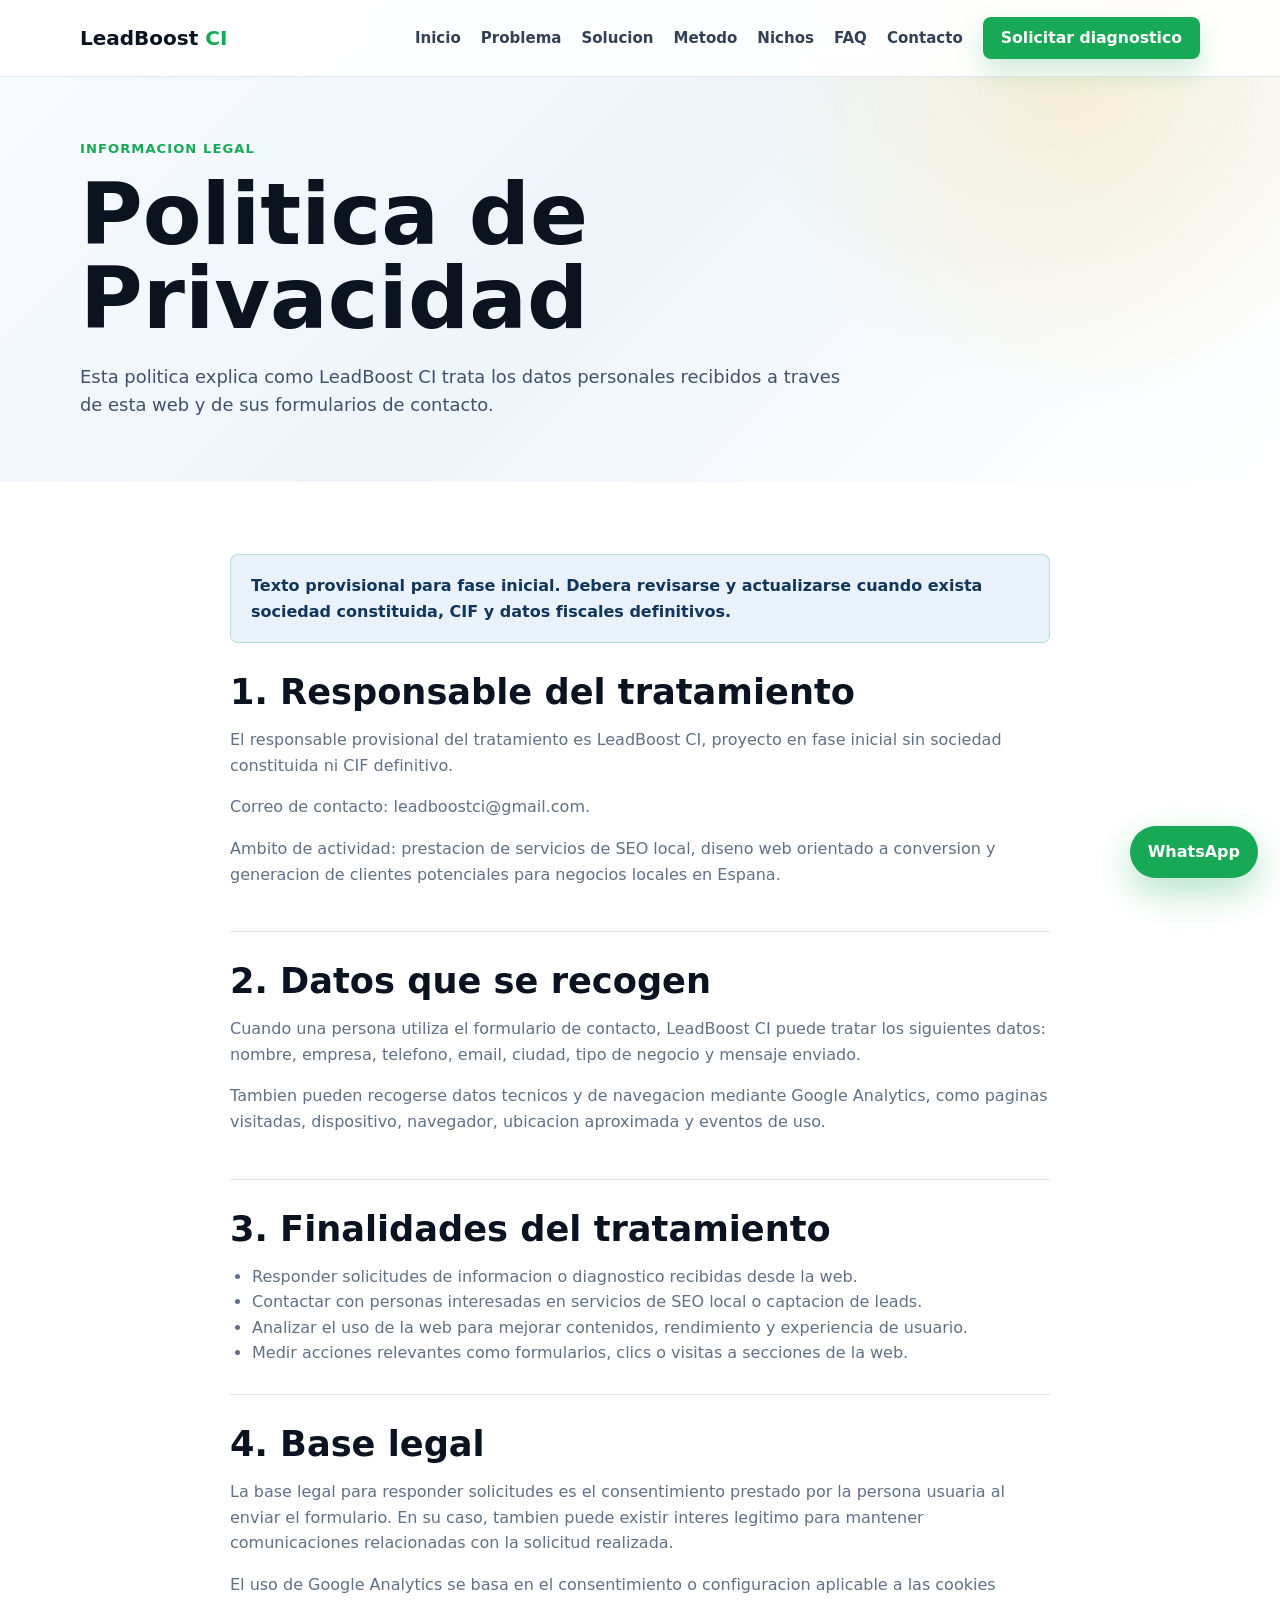
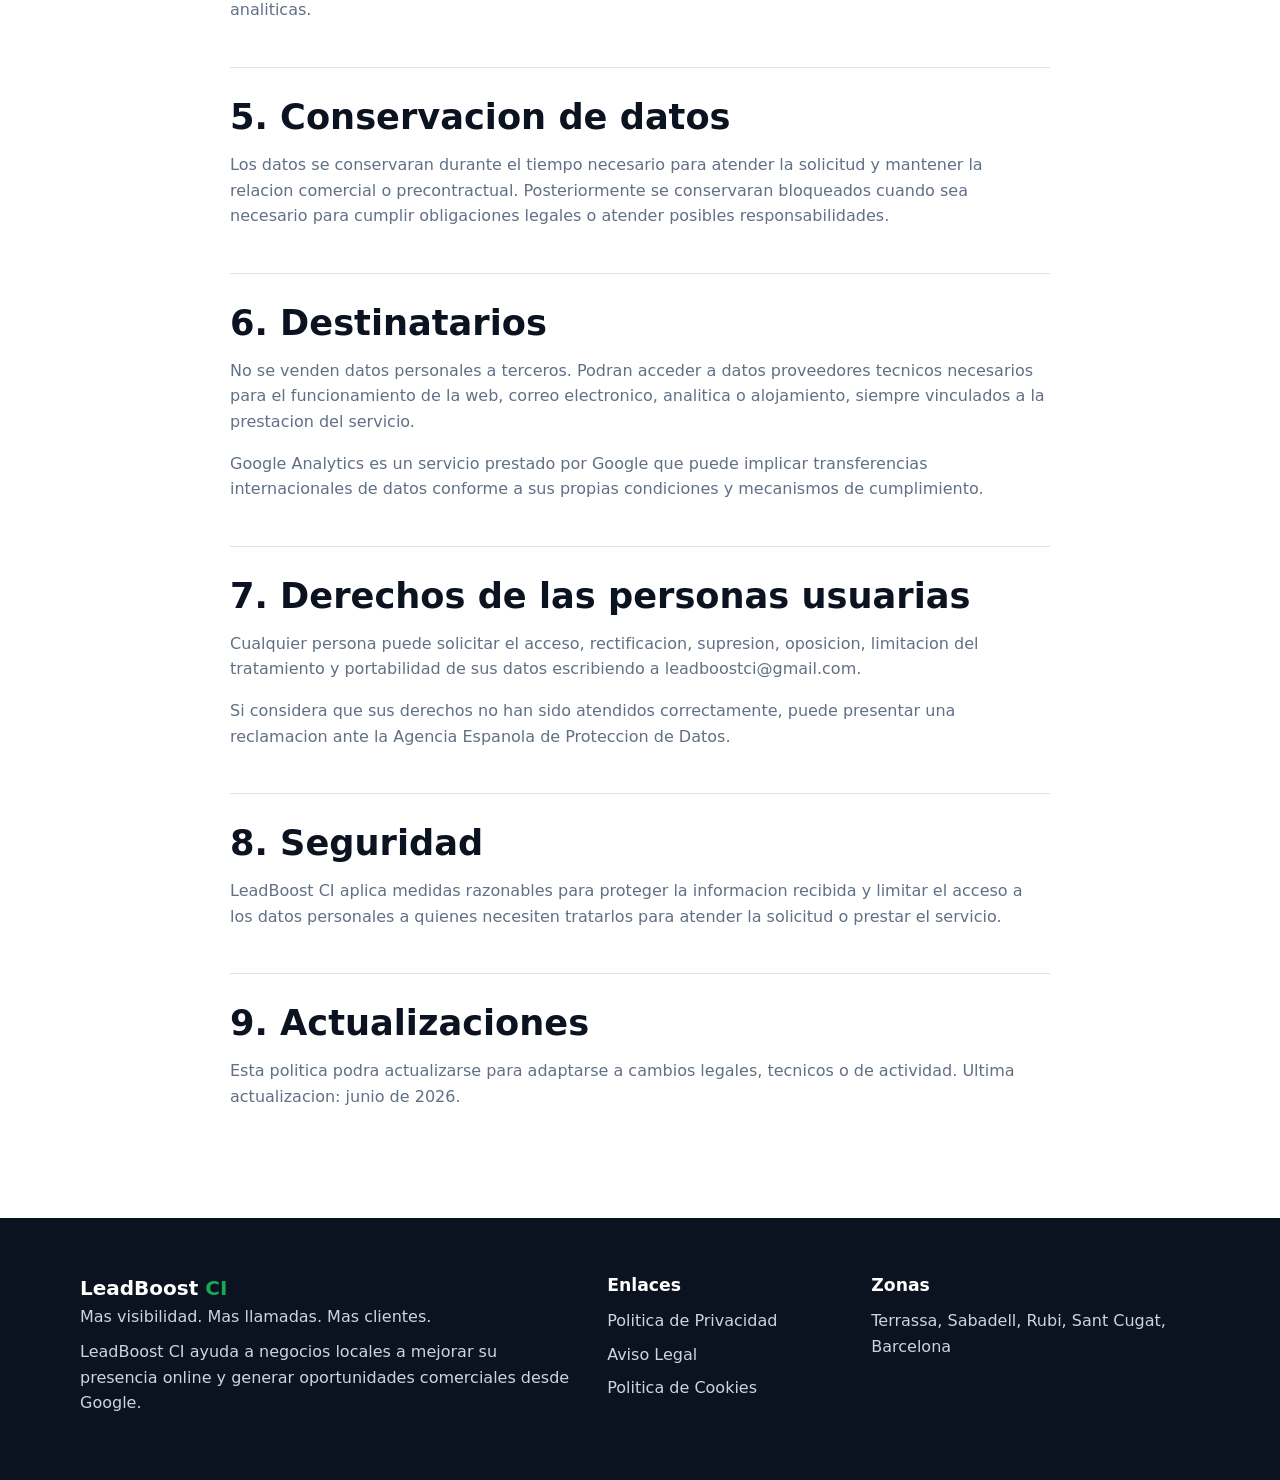
<file: privacidad.html>
<!DOCTYPE html>
<html lang="es">
<head>
    <meta charset="UTF-8">
    <meta name="viewport" content="width=device-width, initial-scale=1.0">
    <title>Politica de Privacidad | LeadBoost CI</title>
    <meta name="description" content="Politica de privacidad de LeadBoost CI para usuarios y contactos interesados en servicios de SEO local y captacion de leads.">
    <link rel="stylesheet" href="styles.css">
    <script async src="https://www.googletagmanager.com/gtag/js?id=G-CJ44STQKE3"></script>
    <script>
      window.dataLayer = window.dataLayer || [];
      function gtag(){dataLayer.push(arguments);}
      gtag('js', new Date());
      gtag('config', 'G-CJ44STQKE3');
    </script>
</head>
<body>
    <header class="site-header" id="top">
        <nav class="nav container" aria-label="Navegacion principal">
            <a class="logo" href="index.html#inicio" aria-label="LeadBoost CI inicio">LeadBoost <span>CI</span></a>
            <button class="nav-toggle" type="button" aria-label="Abrir menu" aria-expanded="false">
                <span></span>
                <span></span>
                <span></span>
            </button>
            <div class="nav-menu" id="nav-menu">
                <a href="index.html#inicio">Inicio</a>
                <a href="index.html#problema">Problema</a>
                <a href="index.html#solucion">Solucion</a>
                <a href="index.html#metodo">Metodo</a>
                <a href="index.html#nichos">Nichos</a>
                <a href="index.html#faq">FAQ</a>
                <a href="index.html#contacto">Contacto</a>
                <a class="btn btn-small" href="index.html#contacto">Solicitar diagnostico</a>
            </div>
        </nav>
    </header>

    <main>
        <section class="legal-hero">
            <div class="container">
                <p class="eyebrow">Informacion legal</p>
                <h1>Politica de Privacidad</h1>
                <p>Esta politica explica como LeadBoost CI trata los datos personales recibidos a traves de esta web y de sus formularios de contacto.</p>
            </div>
        </section>

        <section class="legal-content">
            <div class="container narrow legal-document">
                <div class="legal-note">
                    <p>Texto provisional para fase inicial. Debera revisarse y actualizarse cuando exista sociedad constituida, CIF y datos fiscales definitivos.</p>
                </div>

                <article class="legal-block">
                    <h2>1. Responsable del tratamiento</h2>
                    <p>El responsable provisional del tratamiento es LeadBoost CI, proyecto en fase inicial sin sociedad constituida ni CIF definitivo.</p>
                    <p>Correo de contacto: <a href="mailto:leadboostci@gmail.com">leadboostci@gmail.com</a>.</p>
                    <p>Ambito de actividad: prestacion de servicios de SEO local, diseno web orientado a conversion y generacion de clientes potenciales para negocios locales en Espana.</p>
                </article>

                <article class="legal-block">
                    <h2>2. Datos que se recogen</h2>
                    <p>Cuando una persona utiliza el formulario de contacto, LeadBoost CI puede tratar los siguientes datos: nombre, empresa, telefono, email, ciudad, tipo de negocio y mensaje enviado.</p>
                    <p>Tambien pueden recogerse datos tecnicos y de navegacion mediante Google Analytics, como paginas visitadas, dispositivo, navegador, ubicacion aproximada y eventos de uso.</p>
                </article>

                <article class="legal-block">
                    <h2>3. Finalidades del tratamiento</h2>
                    <ul>
                        <li>Responder solicitudes de informacion o diagnostico recibidas desde la web.</li>
                        <li>Contactar con personas interesadas en servicios de SEO local o captacion de leads.</li>
                        <li>Analizar el uso de la web para mejorar contenidos, rendimiento y experiencia de usuario.</li>
                        <li>Medir acciones relevantes como formularios, clics o visitas a secciones de la web.</li>
                    </ul>
                </article>

                <article class="legal-block">
                    <h2>4. Base legal</h2>
                    <p>La base legal para responder solicitudes es el consentimiento prestado por la persona usuaria al enviar el formulario. En su caso, tambien puede existir interes legitimo para mantener comunicaciones relacionadas con la solicitud realizada.</p>
                    <p>El uso de Google Analytics se basa en el consentimiento o configuracion aplicable a las cookies analiticas.</p>
                </article>

                <article class="legal-block">
                    <h2>5. Conservacion de datos</h2>
                    <p>Los datos se conservaran durante el tiempo necesario para atender la solicitud y mantener la relacion comercial o precontractual. Posteriormente se conservaran bloqueados cuando sea necesario para cumplir obligaciones legales o atender posibles responsabilidades.</p>
                </article>

                <article class="legal-block">
                    <h2>6. Destinatarios</h2>
                    <p>No se venden datos personales a terceros. Podran acceder a datos proveedores tecnicos necesarios para el funcionamiento de la web, correo electronico, analitica o alojamiento, siempre vinculados a la prestacion del servicio.</p>
                    <p>Google Analytics es un servicio prestado por Google que puede implicar transferencias internacionales de datos conforme a sus propias condiciones y mecanismos de cumplimiento.</p>
                </article>

                <article class="legal-block">
                    <h2>7. Derechos de las personas usuarias</h2>
                    <p>Cualquier persona puede solicitar el acceso, rectificacion, supresion, oposicion, limitacion del tratamiento y portabilidad de sus datos escribiendo a <a href="mailto:leadboostci@gmail.com">leadboostci@gmail.com</a>.</p>
                    <p>Si considera que sus derechos no han sido atendidos correctamente, puede presentar una reclamacion ante la Agencia Espanola de Proteccion de Datos.</p>
                </article>

                <article class="legal-block">
                    <h2>8. Seguridad</h2>
                    <p>LeadBoost CI aplica medidas razonables para proteger la informacion recibida y limitar el acceso a los datos personales a quienes necesiten tratarlos para atender la solicitud o prestar el servicio.</p>
                </article>

                <article class="legal-block">
                    <h2>9. Actualizaciones</h2>
                    <p>Esta politica podra actualizarse para adaptarse a cambios legales, tecnicos o de actividad. Ultima actualizacion: junio de 2026.</p>
                </article>
            </div>
        </section>
    </main>

    <a class="floating-whatsapp" href="https://wa.me/34600000000" target="_blank" rel="noopener" aria-label="Contactar por WhatsApp">WhatsApp</a>

    <footer class="footer">
        <div class="container footer-grid">
            <div>
                <a class="logo footer-logo" href="index.html#inicio">LeadBoost <span>CI</span></a>
                <p>Mas visibilidad. Mas llamadas. Mas clientes.</p>
                <p>LeadBoost CI ayuda a negocios locales a mejorar su presencia online y generar oportunidades comerciales desde Google.</p>
            </div>
            <div>
                <h3>Enlaces</h3>
                <a href="privacidad.html">Politica de Privacidad</a>
                <a href="aviso-legal.html">Aviso Legal</a>
                <a href="cookies.html">Politica de Cookies</a>
            </div>
            <div>
                <h3>Zonas</h3>
                <p>Terrassa, Sabadell, Rubi, Sant Cugat, Barcelona</p>
            </div>
        </div>
    </footer>

    <script src="script.js"></script>
</body>
</html>
</file>
<file: styles.css>
:root {
    --navy: #0b1220;
    --blue: #12355b;
    --blue-soft: #e9f1fb;
    --green: #18a957;
    --yellow: #f5c542;
    --text: #172033;
    --muted: #617085;
    --line: #dce4ee;
    --bg: #f6f8fb;
    --white: #ffffff;
    --shadow: 0 18px 50px rgba(11, 18, 32, 0.11);
}

* {
    box-sizing: border-box;
}

html {
    scroll-behavior: smooth;
}

body {
    margin: 0;
    font-family: Inter, ui-sans-serif, system-ui, -apple-system, BlinkMacSystemFont, "Segoe UI", Arial, sans-serif;
    color: var(--text);
    background: var(--white);
    line-height: 1.6;
}

img {
    display: block;
    max-width: 100%;
}

a {
    color: inherit;
    text-decoration: none;
}

.container {
    width: min(1120px, calc(100% - 40px));
    margin: 0 auto;
}

.narrow {
    width: min(820px, calc(100% - 40px));
}

.site-header {
    position: fixed;
    inset: 0 0 auto 0;
    z-index: 20;
    background: rgba(255, 255, 255, 0.92);
    border-bottom: 1px solid rgba(220, 228, 238, 0.85);
    backdrop-filter: blur(18px);
}

.nav {
    min-height: 76px;
    display: flex;
    align-items: center;
    justify-content: space-between;
    gap: 24px;
}

.logo {
    font-size: 1.25rem;
    font-weight: 800;
    color: var(--navy);
    letter-spacing: 0;
}

.logo span {
    color: var(--green);
}

.nav-menu {
    display: flex;
    align-items: center;
    gap: 20px;
    font-size: 0.94rem;
    font-weight: 600;
    color: #334155;
}

.nav-menu a:not(.btn):hover {
    color: var(--green);
}

.nav-toggle {
    display: none;
    width: 42px;
    height: 42px;
    border: 1px solid var(--line);
    border-radius: 8px;
    background: var(--white);
}

.nav-toggle span {
    display: block;
    width: 18px;
    height: 2px;
    margin: 4px auto;
    background: var(--navy);
}

.btn {
    display: inline-flex;
    align-items: center;
    justify-content: center;
    min-height: 52px;
    padding: 0 24px;
    border: 0;
    border-radius: 8px;
    background: var(--green);
    color: var(--white);
    font-weight: 800;
    font-size: 0.98rem;
    cursor: pointer;
    box-shadow: 0 12px 26px rgba(24, 169, 87, 0.22);
    transition: transform 0.2s ease, box-shadow 0.2s ease, background 0.2s ease;
}

.btn:hover {
    transform: translateY(-2px);
    background: #12924a;
    box-shadow: 0 16px 34px rgba(24, 169, 87, 0.28);
}

.btn-small {
    min-height: 42px;
    padding: 0 18px;
}

.btn-secondary {
    background: var(--navy);
    box-shadow: none;
}

.hero {
    padding: 150px 0 86px;
    background:
        radial-gradient(circle at 84% 18%, rgba(245, 197, 66, 0.23), transparent 28%),
        linear-gradient(135deg, #f8fbff 0%, #eef5fb 48%, #ffffff 100%);
    overflow: hidden;
}

.hero-grid,
.split,
.contact-grid {
    display: grid;
    grid-template-columns: 1.05fr 0.95fr;
    gap: 56px;
    align-items: center;
}

.eyebrow {
    margin: 0 0 14px;
    color: var(--green);
    font-size: 0.82rem;
    font-weight: 800;
    text-transform: uppercase;
    letter-spacing: 0.08em;
}

h1,
h2,
h3,
p {
    margin-top: 0;
}

h1 {
    max-width: 780px;
    margin-bottom: 22px;
    color: var(--navy);
    font-size: clamp(2.55rem, 7vw, 5.35rem);
    line-height: 0.98;
    letter-spacing: 0;
}

h2 {
    margin-bottom: 16px;
    color: var(--navy);
    font-size: clamp(2rem, 4vw, 3.3rem);
    line-height: 1.08;
    letter-spacing: 0;
}

h3 {
    margin-bottom: 9px;
    color: var(--navy);
    font-size: 1.08rem;
}

.hero-subtitle {
    max-width: 660px;
    margin-bottom: 30px;
    color: #41516a;
    font-size: 1.22rem;
}

.hero-actions {
    display: flex;
    flex-wrap: wrap;
    gap: 14px;
    margin-bottom: 28px;
}

.trust-row {
    display: flex;
    flex-wrap: wrap;
    gap: 10px;
}

.trust-row span {
    padding: 9px 13px;
    border: 1px solid rgba(18, 53, 91, 0.12);
    border-radius: 999px;
    background: rgba(255, 255, 255, 0.78);
    color: var(--blue);
    font-weight: 700;
    font-size: 0.9rem;
}

.hero-panel {
    position: relative;
    padding: 22px;
    border: 1px solid rgba(220, 228, 238, 0.9);
    border-radius: 8px;
    background: rgba(255, 255, 255, 0.86);
    box-shadow: var(--shadow);
}

.panel-header,
.metric-card,
.mini-grid {
    position: relative;
    z-index: 1;
}

.panel-header {
    display: flex;
    align-items: center;
    gap: 8px;
    margin-bottom: 16px;
    color: var(--muted);
    font-weight: 700;
}

.status-dot {
    width: 10px;
    height: 10px;
    border-radius: 50%;
    background: var(--green);
    box-shadow: 0 0 0 6px rgba(24, 169, 87, 0.12);
}

.metric-card {
    margin-bottom: 14px;
    padding: 22px;
    border-radius: 8px;
    background: var(--navy);
    color: var(--white);
}

.metric-card span,
.metric-card small {
    display: block;
    color: #cbd5e1;
}

.metric-card strong {
    display: block;
    margin: 4px 0;
    color: var(--yellow);
    font-size: 3rem;
    line-height: 1;
}

.mini-grid {
    display: grid;
    grid-template-columns: repeat(2, 1fr);
    gap: 14px;
    margin-bottom: 16px;
}

.mini-grid div {
    padding: 18px;
    border-radius: 8px;
    background: var(--blue-soft);
}

.mini-grid strong {
    display: block;
    color: var(--blue);
    font-size: 2rem;
}

.mini-grid span {
    color: var(--muted);
    font-weight: 700;
}

.section {
    padding: 92px 0;
}

.alt {
    background: var(--bg);
}

.section-heading {
    max-width: 760px;
    margin-bottom: 34px;
}

.section-heading p:not(.eyebrow),
.split p,
.example p,
.contact-copy p {
    color: var(--muted);
    font-size: 1.06rem;
}

.card-grid,
.niche-grid,
.steps {
    display: grid;
    gap: 18px;
}

.problem-grid {
    grid-template-columns: repeat(5, 1fr);
}

.benefits-grid,
.niche-grid {
    grid-template-columns: repeat(3, 1fr);
}

.card,
.niche-card,
.step,
.faq-item {
    border: 1px solid var(--line);
    border-radius: 8px;
    background: var(--white);
    box-shadow: 0 12px 32px rgba(11, 18, 32, 0.06);
}

.card,
.niche-card {
    padding: 24px;
}

.card p,
.niche-card p,
.step p {
    margin-bottom: 0;
    color: var(--muted);
}

.feature-list {
    display: grid;
    gap: 12px;
}

.feature-list div {
    padding: 16px 18px 16px 46px;
    border-radius: 8px;
    background: var(--white);
    color: var(--navy);
    font-weight: 700;
    box-shadow: 0 8px 28px rgba(11, 18, 32, 0.06);
    position: relative;
}

.feature-list div::before {
    content: "";
    position: absolute;
    left: 18px;
    top: 20px;
    width: 12px;
    height: 12px;
    border-radius: 50%;
    background: var(--green);
}

.steps {
    grid-template-columns: repeat(5, 1fr);
}

.step {
    padding: 22px;
}

.step span {
    display: inline-flex;
    margin-bottom: 26px;
    color: var(--green);
    font-weight: 800;
    font-size: 0.9rem;
}

.niche-card.featured {
    border-color: rgba(24, 169, 87, 0.4);
    background: linear-gradient(135deg, var(--navy), var(--blue));
    color: var(--white);
    transform: translateY(-8px);
}

.niche-card.featured h3,
.niche-card.featured p {
    color: var(--white);
}

.niche-card.featured span {
    display: inline-block;
    margin-bottom: 14px;
    padding: 6px 10px;
    border-radius: 999px;
    background: var(--yellow);
    color: var(--navy);
    font-size: 0.78rem;
    font-weight: 800;
}

.electrician {
    background: var(--navy);
    color: var(--white);
}

.electrician h2,
.electrician .eyebrow {
    color: var(--white);
}

.electrician p {
    color: #dbe7f4;
}

.quote-box {
    padding: 34px;
    border: 1px solid rgba(255, 255, 255, 0.18);
    border-radius: 8px;
    background: rgba(255, 255, 255, 0.08);
}

.quote-box strong {
    display: block;
    margin-bottom: 12px;
    color: var(--yellow);
    font-size: 1.75rem;
    line-height: 1.2;
}

.quote-box span {
    color: #dbe7f4;
}

.example {
    background: linear-gradient(135deg, var(--blue), var(--navy));
    color: var(--white);
    text-align: center;
}

.example .container {
    max-width: 860px;
}

.example h2,
.example p {
    color: var(--white);
}

.example p {
    margin-bottom: 0;
    font-size: 1.2rem;
}

.faq-list {
    display: grid;
    gap: 12px;
}

.faq-item {
    overflow: hidden;
}

.faq-item button {
    width: 100%;
    padding: 20px 24px;
    border: 0;
    background: var(--white);
    color: var(--navy);
    font: inherit;
    font-weight: 800;
    text-align: left;
    cursor: pointer;
}

.faq-item button::after {
    content: "+";
    float: right;
    color: var(--green);
    font-size: 1.3rem;
}

.faq-item.is-open button::after {
    content: "-";
}

.faq-item p {
    display: none;
    margin: 0;
    padding: 0 24px 22px;
    color: var(--muted);
}

.faq-item.is-open p {
    display: block;
}

.contact {
    background: var(--white);
}

.legal-hero {
    padding: 138px 0 62px;
    background:
        radial-gradient(circle at 84% 18%, rgba(245, 197, 66, 0.2), transparent 28%),
        linear-gradient(135deg, #f8fbff 0%, #eef5fb 48%, #ffffff 100%);
}

.legal-hero p:not(.eyebrow) {
    max-width: 760px;
    margin-bottom: 0;
    color: #41516a;
    font-size: 1.12rem;
}

.legal-content {
    padding: 72px 0 92px;
}

.legal-document {
    display: grid;
    gap: 30px;
}

.legal-block {
    padding-bottom: 28px;
    border-bottom: 1px solid var(--line);
}

.legal-block:last-child {
    padding-bottom: 0;
    border-bottom: 0;
}

.legal-block h2 {
    font-size: clamp(1.55rem, 3vw, 2.2rem);
}

.legal-block p,
.legal-block li {
    color: var(--muted);
}

.legal-block ul {
    margin: 0;
    padding-left: 22px;
}

.legal-note {
    padding: 18px 20px;
    border: 1px solid rgba(24, 169, 87, 0.24);
    border-radius: 8px;
    background: var(--blue-soft);
}

.legal-note p {
    margin-bottom: 0;
    color: var(--blue);
    font-weight: 700;
}

.contact-copy {
    align-self: start;
}

.whatsapp-inline {
    display: inline-flex;
    margin-top: 12px;
    color: var(--green);
    font-weight: 800;
}

.contact-form {
    display: grid;
    grid-template-columns: repeat(2, 1fr);
    gap: 16px;
    padding: 26px;
    border: 1px solid var(--line);
    border-radius: 8px;
    background: var(--bg);
    box-shadow: var(--shadow);
}

label {
    display: grid;
    gap: 7px;
    color: var(--navy);
    font-size: 0.92rem;
    font-weight: 800;
}

input,
textarea {
    width: 100%;
    border: 1px solid var(--line);
    border-radius: 8px;
    padding: 13px 14px;
    color: var(--text);
    font: inherit;
    background: var(--white);
}

input:focus,
textarea:focus {
    outline: 3px solid rgba(24, 169, 87, 0.14);
    border-color: var(--green);
}

.full {
    grid-column: 1 / -1;
}

.form-success {
    grid-column: 1 / -1;
    margin: 0;
    color: var(--green);
    font-weight: 800;
}

.floating-whatsapp {
    position: fixed;
    right: 22px;
    bottom: 22px;
    z-index: 15;
    display: inline-flex;
    align-items: center;
    justify-content: center;
    min-height: 52px;
    padding: 0 18px;
    border-radius: 999px;
    background: var(--green);
    color: var(--white);
    font-weight: 800;
    box-shadow: 0 14px 36px rgba(24, 169, 87, 0.32);
}

.footer {
    padding: 54px 0;
    background: var(--navy);
    color: #cbd5e1;
}

.footer-grid {
    display: grid;
    grid-template-columns: 1.5fr 0.7fr 1fr;
    gap: 34px;
}

.footer-logo,
.footer h3 {
    color: var(--white);
}

.footer a:not(.logo) {
    display: block;
    margin-bottom: 8px;
}

.footer p {
    margin-bottom: 10px;
}

.reveal {
    opacity: 0;
    transform: translateY(18px);
    transition: opacity 0.65s ease, transform 0.65s ease;
}

.reveal.is-visible {
    opacity: 1;
    transform: translateY(0);
}

@media (max-width: 1040px) {
    .problem-grid,
    .steps {
        grid-template-columns: repeat(2, 1fr);
    }

    .benefits-grid,
    .niche-grid {
        grid-template-columns: repeat(2, 1fr);
    }

    .nav-menu {
        gap: 14px;
    }
}

@media (max-width: 820px) {
    .nav-toggle {
        display: block;
    }

    .nav-menu {
        position: absolute;
        top: 76px;
        left: 20px;
        right: 20px;
        display: none;
        flex-direction: column;
        align-items: stretch;
        padding: 18px;
        border: 1px solid var(--line);
        border-radius: 8px;
        background: var(--white);
        box-shadow: var(--shadow);
    }

    .nav-menu.is-open {
        display: flex;
    }

    .hero {
        padding-top: 125px;
    }

    .hero-grid,
    .split,
    .contact-grid,
    .footer-grid {
        grid-template-columns: 1fr;
    }

    .section {
        padding: 72px 0;
    }
}

@media (max-width: 620px) {
    .container,
    .narrow {
        width: min(100% - 28px, 1120px);
    }

    .hero-actions,
    .btn,
    .btn-secondary {
        width: 100%;
    }

    .problem-grid,
    .benefits-grid,
    .niche-grid,
    .steps,
    .contact-form {
        grid-template-columns: 1fr;
    }

    .contact-form {
        padding: 18px;
    }

    .niche-card.featured {
        transform: none;
    }

    .floating-whatsapp {
        right: 14px;
        bottom: 14px;
    }
}
</file>
